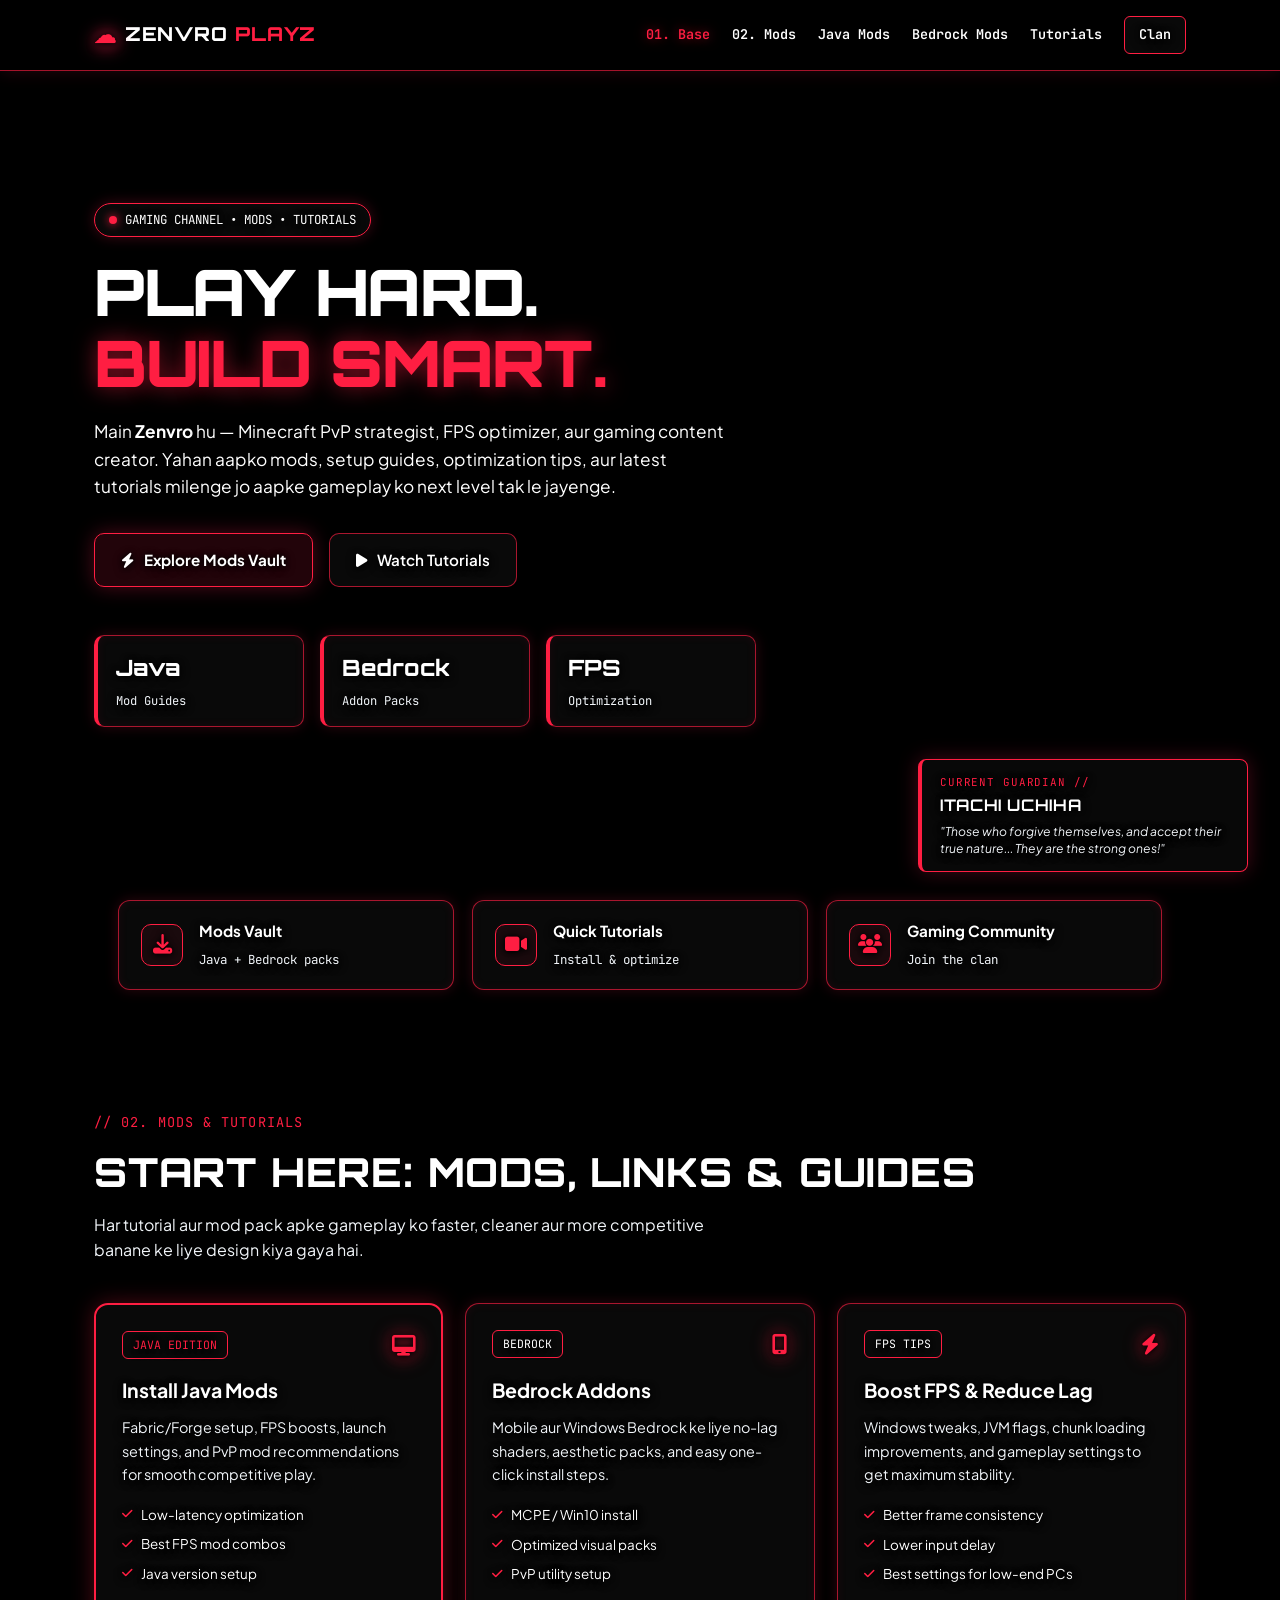
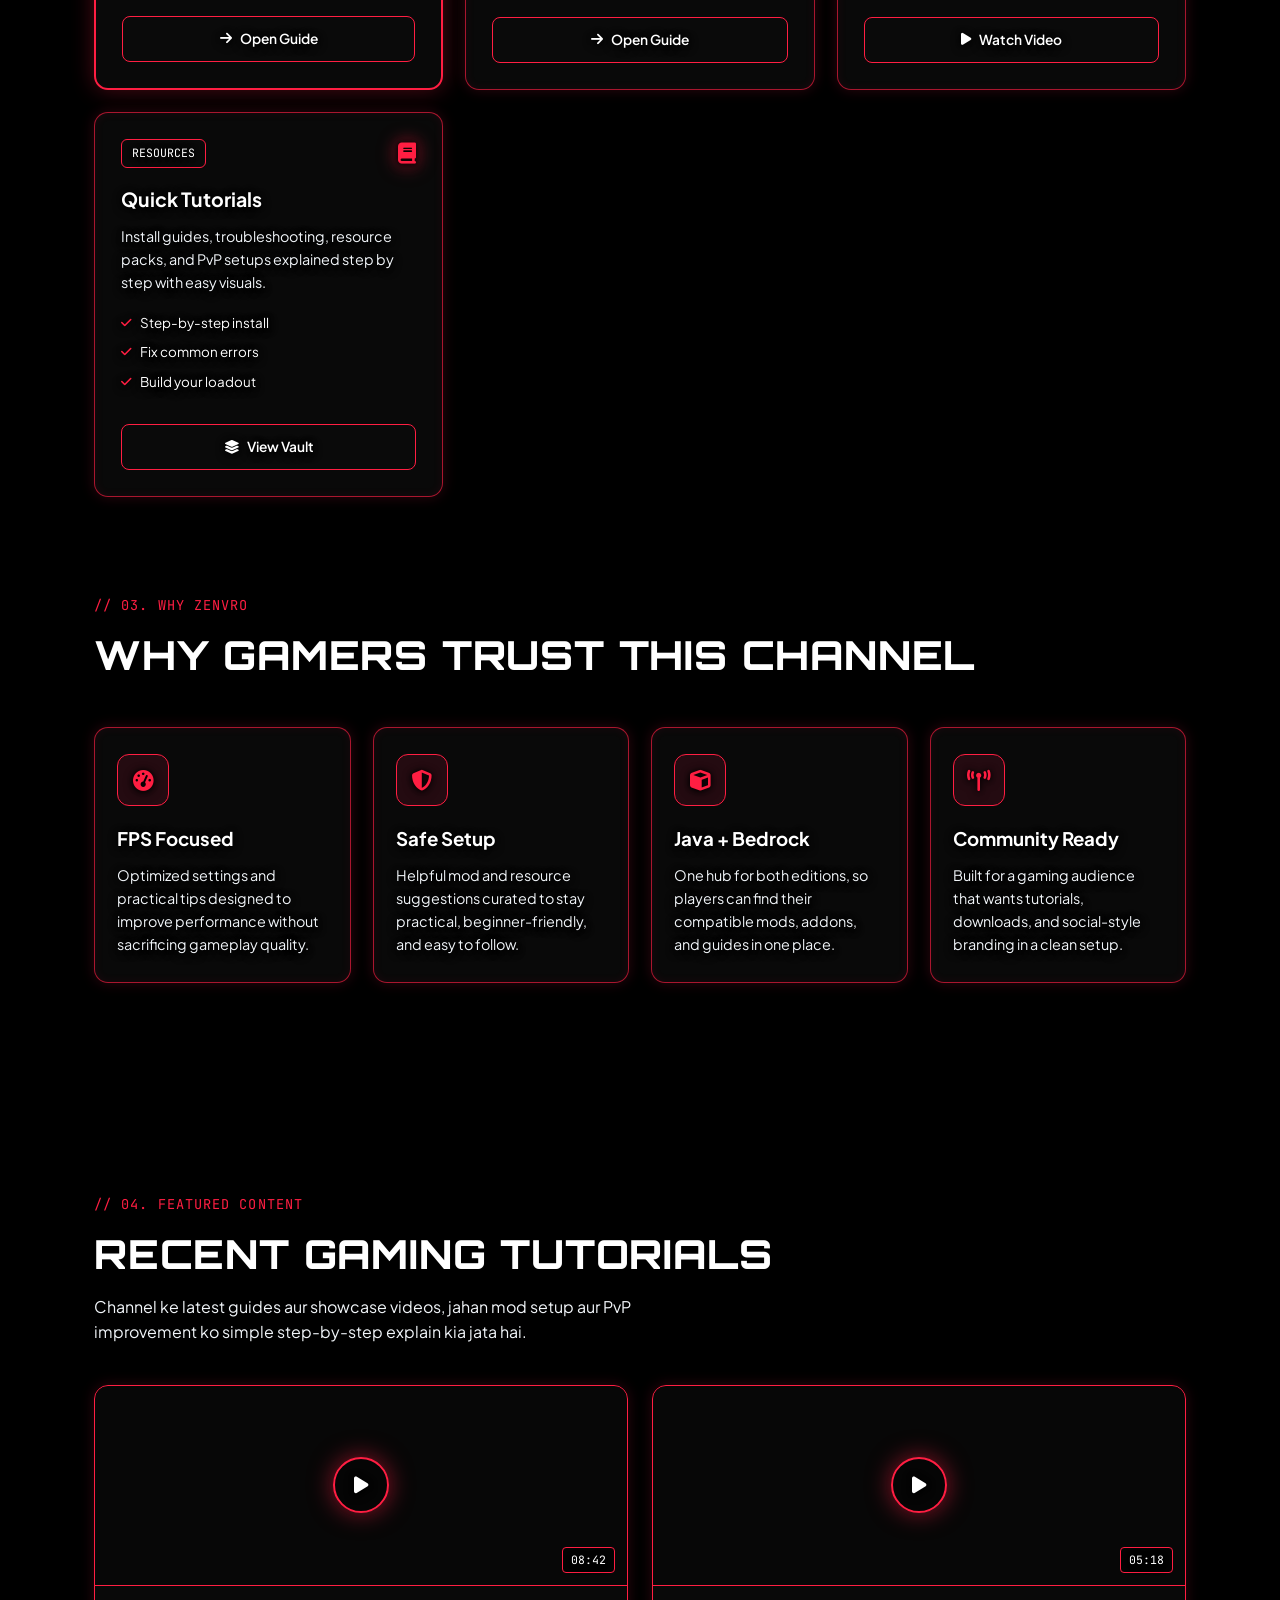
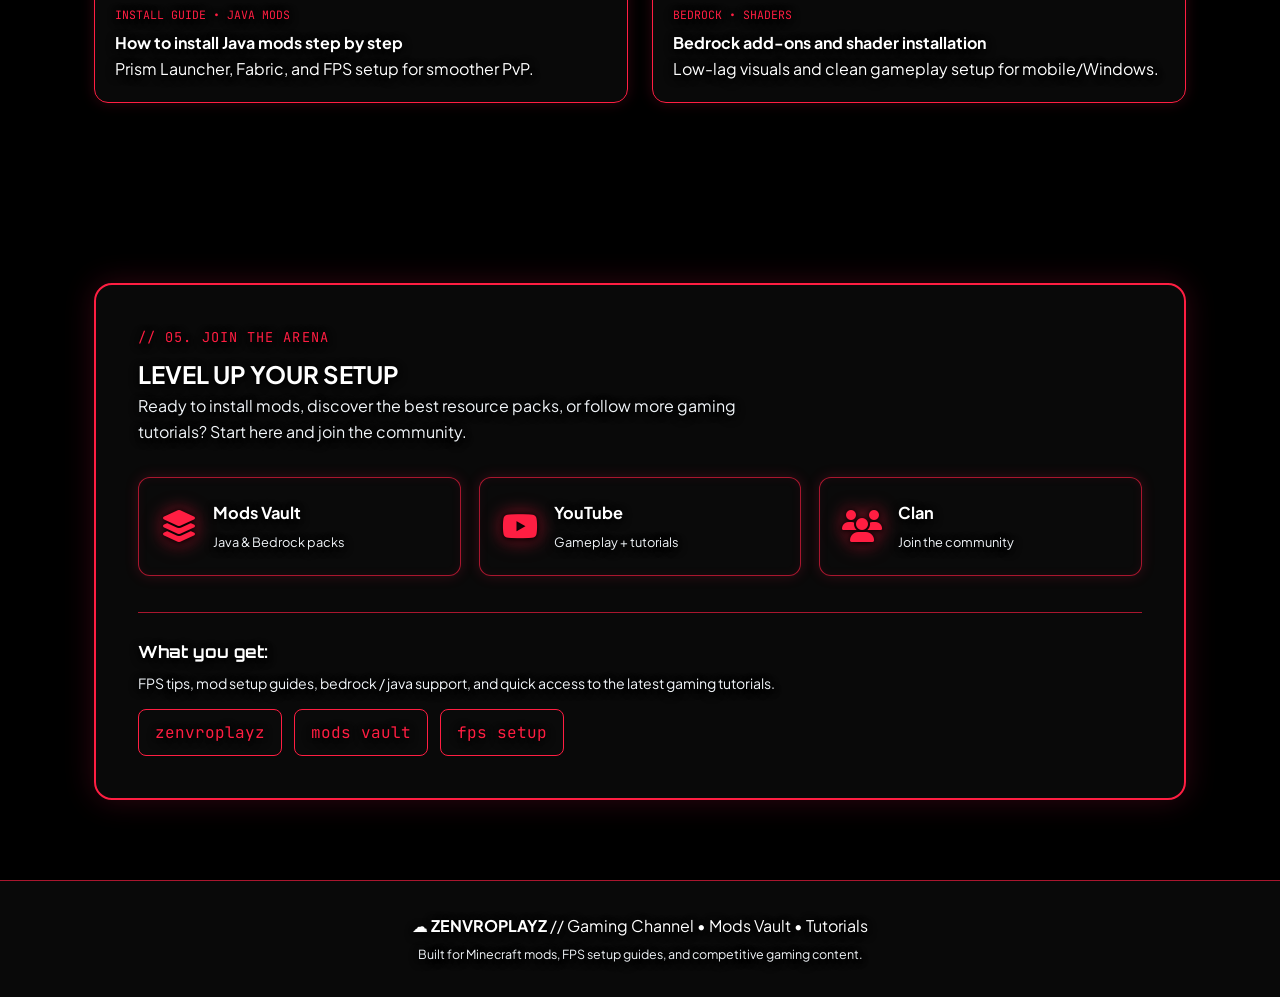
<file: index.html>
<!DOCTYPE html>
<html lang="en">
<head>
  <meta charset="UTF-8" />
  <meta name="viewport" content="width=device-width, initial-scale=1.0" />
  <title>ZENVRO // Akatsuki Gaming Hub — Home</title>
  <link rel="stylesheet" href="style.css">
  <link rel="stylesheet" href="https://cdnjs.cloudflare.com/ajax/libs/font-awesome/6.4.0/css/all.min.css">
</head>
<body>

  <div class="bg-stage" id="bgStage">
    <div class="bg-slide active" style="background-image: url('https://4kwallpapers.com/images/walls/thumbs_3t/25550.jpg');"></div>
    <div class="bg-slide" style="background-image: url('https://wallpaperaccess.com/full/1346803.jpg');"></div>
    <div class="bg-slide" style="background-image: url('https://wallpapers.com/images/hd/deidara-kcjc05mez0qhzzuy.webp');"></div>
    <div class="bg-slide" style="background-image: url('https://images.unsplash.com/photo-1550745165-9bc0b252726f?q=80&w=1200&auto=format&fit=crop');"></div>
    <div class="bg-overlay"></div>

    <div class="akatsuki-hud">
      <div class="member-indicator">
        <span class="hud-label">CURRENT GUARDIAN //</span>
        <h3 id="activeMemberName">ITACHI UCHIHA</h3>
        <p id="activeMemberQuote">"Those who forgive themselves, and accept their true nature... They are the strong ones!"</p>
      </div>
    </div>
  </div>

  <nav class="nav">
    <div class="nav-inner">
      <a href="index.html" class="nav-logo">
        <span class="cloud-icon">☁</span> ZENVRO<span>PLAYZ</span>
      </a>

      <div class="nav-links" id="navLinks">
        <a href="index.html" class="active">01. Base</a>
        <a href="mods.html">02. Mods</a>
        <a href="java-mods.html">Java Mods</a>
        <a href="bedrock-mods.html">Bedrock Mods</a>
        <a href="#tutorials">Tutorials</a>
        <a href="clan.html" class="cta-nav">Clan</a>
      </div>

      <button class="hamburger" id="mobileMenu" aria-label="Toggle Menu">
        <span></span>
        <span></span>
        <span></span>
      </button>
    </div>
  </nav>

  <main class="main-wrapper">

    <section id="home" class="scroll-section" data-index="0" data-name="ITACHI UCHIHA" data-quote="Those who forgive themselves, and accept their true nature... They are the strong ones!">
      <div class="hero-box">
        <div class="akatsuki-badge">
          <span class="pulse-dot"></span> GAMING CHANNEL • MODS • TUTORIALS
        </div>
        <h1 class="glitch-title">PLAY HARD.<br><span>BUILD SMART.</span></h1>
        <p class="hero-desc">
          Main <strong>Zenvro</strong> hu — Minecraft PvP strategist, FPS optimizer, aur gaming content creator. Yahan aapko mods, setup guides, optimization tips, aur latest tutorials milenge jo aapke gameplay ko next level tak le jayenge.
        </p>

        <div class="hero-actions">
          <a href="mods.html" class="btn-primary">
            <i class="fas fa-bolt"></i> Explore Mods Vault
          </a>
          <a href="https://www.youtube.com/@zenvroplayz" target="_blank" rel="noreferrer" class="btn-secondary">
            <i class="fas fa-play"></i> Watch Tutorials
          </a>
        </div>

        <div class="live-stats">
          <div class="stat-box">
            <span class="stat-num">Java</span>
            <span class="stat-label">Mod Guides</span>
          </div>
          <div class="stat-box">
            <span class="stat-num">Bedrock</span>
            <span class="stat-label">Addon Packs</span>
          </div>
          <div class="stat-box">
            <span class="stat-num">FPS</span>
            <span class="stat-label">Optimization</span>
          </div>
        </div>
      </div>
    </section>

    <section class="info-strip">
      <div class="info-item">
        <i class="fas fa-download"></i>
        <div>
          <strong>Mods Vault</strong>
          <span>Java + Bedrock packs</span>
        </div>
      </div>
      <div class="info-item">
        <i class="fas fa-video"></i>
        <div>
          <strong>Quick Tutorials</strong>
          <span>Install & optimize</span>
        </div>
      </div>
      <div class="info-item">
        <i class="fas fa-users"></i>
        <div>
          <strong>Gaming Community</strong>
          <span>Join the clan</span>
        </div>
      </div>
    </section>

    <section id="tutorials" class="scroll-section" data-index="1" data-name="OBITO UCHIHA" data-quote="In the gaming world, those who break the rules are scum... but those who abandon their squad are worse.">
      <div class="section-header">
        <span class="sec-code">// 02. MODS & TUTORIALS</span>
        <h2>START HERE: MODS, LINKS & GUIDES</h2>
        <p>Har tutorial aur mod pack apke gameplay ko faster, cleaner aur more competitive banane ke liye design kiya gaya hai.</p>
      </div>

      <div class="cards-grid">
        <div class="game-card featured-card">
          <div class="card-top">
            <span class="tag-pill crimson">JAVA EDITION</span>
            <i class="fas fa-desktop card-icon"></i>
          </div>
          <h3>Install Java Mods</h3>
          <p>Fabric/Forge setup, FPS boosts, launch settings, and PvP mod recommendations for smooth competitive play.</p>
          <ul class="spec-list">
            <li><i class="fas fa-check"></i> Low-latency optimization</li>
            <li><i class="fas fa-check"></i> Best FPS mod combos</li>
            <li><i class="fas fa-check"></i> Java version setup</li>
          </ul>
          <div class="card-footer">
            <a href="java-mods.html" class="btn-card"><i class="fas fa-arrow-right"></i> Open Guide</a>
          </div>
        </div>

        <div class="game-card">
          <div class="card-top">
            <span class="tag-pill">BEDROCK</span>
            <i class="fas fa-mobile-alt card-icon"></i>
          </div>
          <h3>Bedrock Addons</h3>
          <p>Mobile aur Windows Bedrock ke liye no-lag shaders, aesthetic packs, and easy one-click install steps.</p>
          <ul class="spec-list">
            <li><i class="fas fa-check"></i> MCPE / Win10 install</li>
            <li><i class="fas fa-check"></i> Optimized visual packs</li>
            <li><i class="fas fa-check"></i> PvP utility setup</li>
          </ul>
          <div class="card-footer">
            <a href="bedrock-mods.html" class="btn-card"><i class="fas fa-arrow-right"></i> Open Guide</a>
          </div>
        </div>

        <div class="game-card">
          <div class="card-top">
            <span class="tag-pill">FPS TIPS</span>
            <i class="fas fa-bolt card-icon"></i>
          </div>
          <h3>Boost FPS & Reduce Lag</h3>
          <p>Windows tweaks, JVM flags, chunk loading improvements, and gameplay settings to get maximum stability.</p>
          <ul class="spec-list">
            <li><i class="fas fa-check"></i> Better frame consistency</li>
            <li><i class="fas fa-check"></i> Lower input delay</li>
            <li><i class="fas fa-check"></i> Best settings for low-end PCs</li>
          </ul>
          <div class="card-footer">
            <a href="https://www.youtube.com/results?search_query=minecraft+fps+optimization+tutorial" target="_blank" rel="noreferrer" class="btn-card"><i class="fas fa-play"></i> Watch Video</a>
          </div>
        </div>

        <div class="game-card">
          <div class="card-top">
            <span class="tag-pill">RESOURCES</span>
            <i class="fas fa-book card-icon"></i>
          </div>
          <h3>Quick Tutorials</h3>
          <p>Install guides, troubleshooting, resource packs, and PvP setups explained step by step with easy visuals.</p>
          <ul class="spec-list">
            <li><i class="fas fa-check"></i> Step-by-step install</li>
            <li><i class="fas fa-check"></i> Fix common errors</li>
            <li><i class="fas fa-check"></i> Build your loadout</li>
          </ul>
          <div class="card-footer">
            <a href="mods.html" class="btn-card"><i class="fas fa-layer-group"></i> View Vault</a>
          </div>
        </div>
      </div>
    </section>

    <section class="premium-feature-wrap">
      <div class="section-header">
        <span class="sec-code">// 03. WHY ZENVRO</span>
        <h2>WHY GAMERS TRUST THIS CHANNEL</h2>
      </div>

      <div class="feature-grid">
        <div class="feature-card">
          <div class="feature-icon"><i class="fas fa-gauge-high"></i></div>
          <h3>FPS Focused</h3>
          <p>Optimized settings and practical tips designed to improve performance without sacrificing gameplay quality.</p>
        </div>

        <div class="feature-card">
          <div class="feature-icon"><i class="fas fa-shield-halved"></i></div>
          <h3>Safe Setup</h3>
          <p>Helpful mod and resource suggestions curated to stay practical, beginner-friendly, and easy to follow.</p>
        </div>

        <div class="feature-card">
          <div class="feature-icon"><i class="fas fa-cube"></i></div>
          <h3>Java + Bedrock</h3>
          <p>One hub for both editions, so players can find their compatible mods, addons, and guides in one place.</p>
        </div>

        <div class="feature-card">
          <div class="feature-icon"><i class="fas fa-broadcast-tower"></i></div>
          <h3>Community Ready</h3>
          <p>Built for a gaming audience that wants tutorials, downloads, and social-style branding in a clean setup.</p>
        </div>
      </div>
    </section>

    <section id="montages" class="scroll-section" data-index="2" data-name="DEIDARA" data-quote="True optimization is an explosion! Every single frame counts.">
      <div class="section-header">
        <span class="sec-code">// 04. FEATURED CONTENT</span>
        <h2>RECENT GAMING TUTORIALS</h2>
        <p>Channel ke latest guides aur showcase videos, jahan mod setup aur PvP improvement ko simple step-by-step explain kia jata hai.</p>
      </div>

      <div class="video-grid">
        <a href="https://www.youtube.com/@zenvroplayz" target="_blank" rel="noreferrer" class="video-card">
          <div class="video-thumb" style="background-image: url('https://images.unsplash.com/photo-1560253023-3ec5d502959f?q=80&w=800&auto=format&fit=crop');">
            <div class="play-btn"><i class="fas fa-play"></i></div>
            <span class="vid-duration">08:42</span>
          </div>
          <div class="video-info">
            <span class="vid-tag">INSTALL GUIDE • JAVA MODS</span>
            <h4>How to install Java mods step by step</h4>
            <p>Prism Launcher, Fabric, and FPS setup for smoother PvP.</p>
          </div>
        </a>

        <a href="https://www.youtube.com/@zenvroplayz" target="_blank" rel="noreferrer" class="video-card">
          <div class="video-thumb" style="background-image: url('https://images.unsplash.com/photo-1518709268805-4e9042af9f23?q=80&w=800&auto=format&fit=crop');">
            <div class="play-btn"><i class="fas fa-play"></i></div>
            <span class="vid-duration">05:18</span>
          </div>
          <div class="video-info">
            <span class="vid-tag">BEDROCK • SHADERS</span>
            <h4>Bedrock add-ons and shader installation</h4>
            <p>Low-lag visuals and clean gameplay setup for mobile/Windows.</p>
          </div>
        </a>
      </div>
    </section>

    <section class="scroll-section last-cta">
      <div class="connect-banner">
        <div class="connect-text">
          <span class="sec-code">// 05. JOIN THE ARENA</span>
          <h2>LEVEL UP YOUR SETUP</h2>
          <p>Ready to install mods, discover the best resource packs, or follow more gaming tutorials? Start here and join the community.</p>
        </div>

        <div class="social-cards">
          <a href="mods.html" class="soc-card">
            <i class="fas fa-layer-group"></i>
            <div>
              <strong>Mods Vault</strong>
              <span>Java & Bedrock packs</span>
            </div>
          </a>

          <a href="https://www.youtube.com/@zenvroplayz" target="_blank" rel="noreferrer" class="soc-card">
            <i class="fab fa-youtube"></i>
            <div>
              <strong>YouTube</strong>
              <span>Gameplay + tutorials</span>
            </div>
          </a>

          <a href="clan.html" class="soc-card">
            <i class="fas fa-users"></i>
            <div>
              <strong>Clan</strong>
              <span>Join the community</span>
            </div>
          </a>
        </div>

        <div class="clan-perks">
          <h3>What you get:</h3>
          <p>FPS tips, mod setup guides, bedrock / java support, and quick access to the latest gaming tutorials.</p>
          <div class="tag-copy-row">
            <code>zenvroplayz</code>
            <code>mods vault</code>
            <code>fps setup</code>
          </div>
        </div>
      </div>
    </section>

  </main>

  <footer class="footer">
    <div class="footer-inner">
      <p>☁ <strong>ZENVROPLAYZ</strong> // Gaming Channel • Mods Vault • Tutorials</p>
      <p class="footer-sub">Built for Minecraft mods, FPS setup guides, and competitive gaming content.</p>
    </div>
  </footer>

  <script src="script.js"></script>
</body>
</html>
</file>
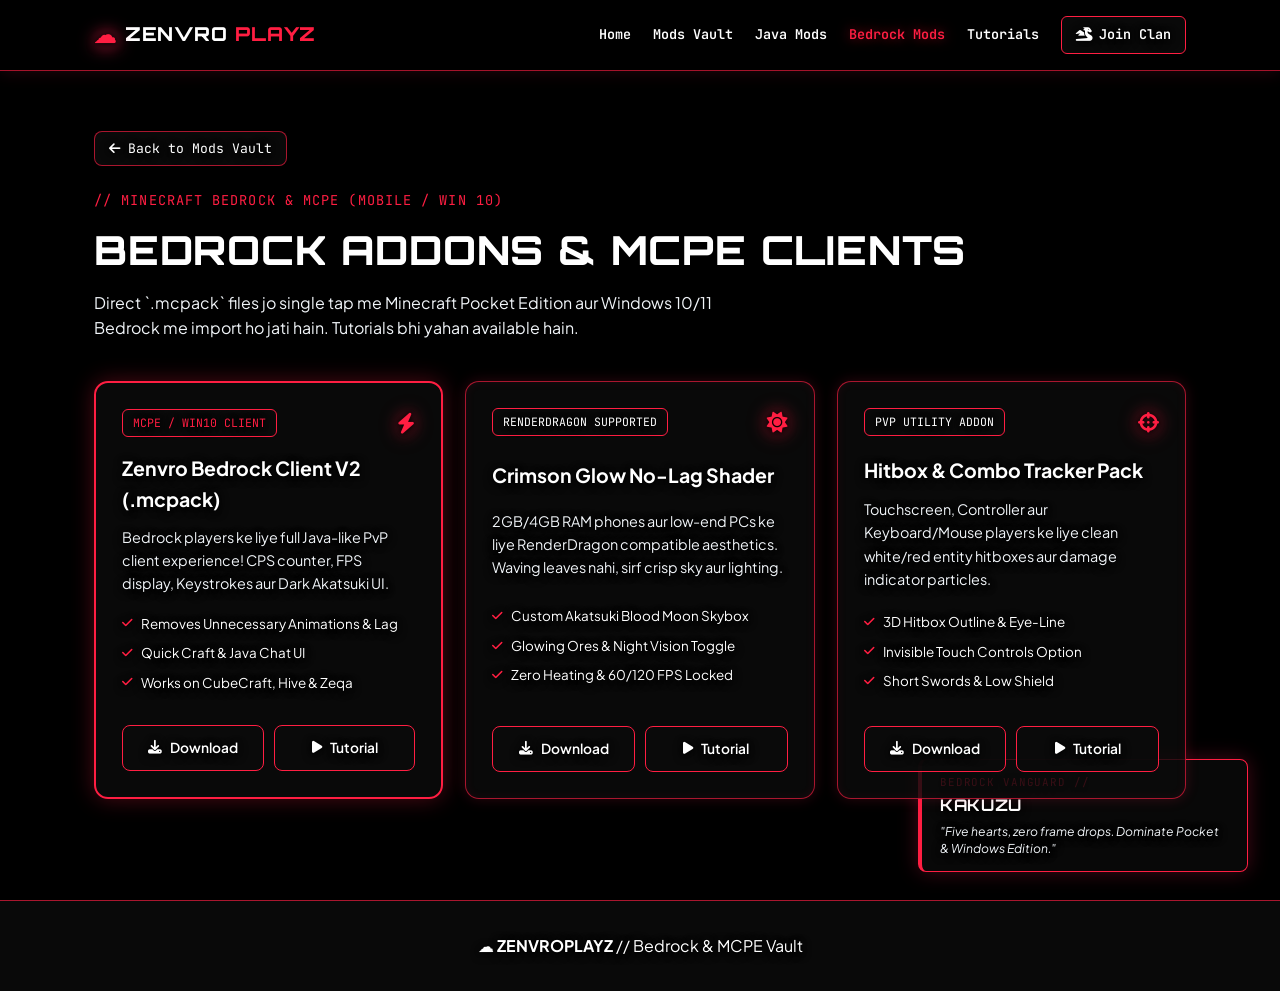
<file: bedrock-mods.html>
<!DOCTYPE html>
<html lang="en">
<head>
  <meta charset="UTF-8" />
  <meta name="viewport" content="width=device-width, initial-scale=1.0" />
  <title>BEDROCK EDITION MODS // ZenvroPlayz</title>
  <link rel="stylesheet" href="style.css">
  <link rel="stylesheet" href="https://cdnjs.cloudflare.com/ajax/libs/font-awesome/6.4.0/css/all.min.css">
</head>
<body>

  <div class="bg-stage" id="bgStage">
    <div class="bg-slide active" style="background-image: url('https://images.unsplash.com/photo-1511512578047-dfb367046420?q=80&w=1600&auto=format&fit=crop');"></div>
    <div class="bg-overlay"></div>

    <div class="akatsuki-hud">
      <div class="member-indicator">
        <span class="hud-label">BEDROCK VANGUARD //</span>
        <h3 id="activeMemberName">KAKUZU</h3>
        <p id="activeMemberQuote">"Five hearts, zero frame drops. Dominate Pocket & Windows Edition."</p>
      </div>
    </div>
  </div>

  <nav class="nav">
    <div class="nav-inner">
      <a href="index.html" class="nav-logo">
        <span class="cloud-icon">☁</span> ZENVRO<span>PLAYZ</span>
      </a>
      <div class="nav-links" id="navLinks">
        <a href="index.html">Home</a>
        <a href="mods.html">Mods Vault</a>
        <a href="java-mods.html">Java Mods</a>
        <a href="bedrock-mods.html" class="active">Bedrock Mods</a>
        <a href="index.html#tutorials">Tutorials</a>
        <a href="clan.html" class="cta-nav"><i class="fas fa-dragon"></i> Join Clan</a>
      </div>
      <button class="hamburger" id="mobileMenu" aria-label="Toggle Menu">
        <span></span><span></span><span></span>
      </button>
    </div>
  </nav>

  <main class="main-wrapper">
    <section class="scroll-section" data-index="0" data-name="KAKUZU" data-quote="Five hearts, zero frame drops. Dominate Pocket & Windows Edition.">

      <a href="mods.html" class="back-pill"><i class="fas fa-arrow-left"></i> Back to Mods Vault</a>

      <div class="section-header">
        <span class="sec-code">// MINECRAFT BEDROCK & MCPE (MOBILE / WIN 10)</span>
        <h2>BEDROCK ADDONS & MCPE CLIENTS</h2>
        <p>Direct `.mcpack` files jo single tap me Minecraft Pocket Edition aur Windows 10/11 Bedrock me import ho jati hain. Tutorials bhi yahan available hain.</p>
      </div>

      <div class="cards-grid">
        <div class="game-card featured-card">
          <div class="card-top">
            <span class="tag-pill crimson">MCPE / WIN10 CLIENT</span>
            <i class="fas fa-bolt card-icon"></i>
          </div>
          <h3>Zenvro Bedrock Client V2 (.mcpack)</h3>
          <p>Bedrock players ke liye full Java-like PvP client experience! CPS counter, FPS display, Keystrokes aur Dark Akatsuki UI.</p>
          <ul class="spec-list">
            <li><i class="fas fa-check"></i> Removes Unnecessary Animations & Lag</li>
            <li><i class="fas fa-check"></i> Quick Craft & Java Chat UI</li>
            <li><i class="fas fa-check"></i> Works on CubeCraft, Hive & Zeqa</li>
          </ul>
          <div class="card-footer" style="display:flex; gap:10px; flex-wrap:wrap;">
            <a href="https://www.youtube.com/results?search_query=minecraft+bedrock+client+download" target="_blank" rel="noreferrer" class="btn-card"><i class="fas fa-download"></i> Download</a>
            <a href="https://www.youtube.com/results?search_query=minecraft+bedrock+addon+install+tutorial" target="_blank" rel="noreferrer" class="btn-card"><i class="fas fa-play"></i> Tutorial</a>
          </div>
        </div>

        <div class="game-card">
          <div class="card-top">
            <span class="tag-pill">RENDERDRAGON SUPPORTED</span>
            <i class="fas fa-sun card-icon"></i>
          </div>
          <h3>Crimson Glow No-Lag Shader</h3>
          <p>2GB/4GB RAM phones aur low-end PCs ke liye RenderDragon compatible aesthetics. Waving leaves nahi, sirf crisp sky aur lighting.</p>
          <ul class="spec-list">
            <li><i class="fas fa-check"></i> Custom Akatsuki Blood Moon Skybox</li>
            <li><i class="fas fa-check"></i> Glowing Ores & Night Vision Toggle</li>
            <li><i class="fas fa-check"></i> Zero Heating & 60/120 FPS Locked</li>
          </ul>
          <div class="card-footer" style="display:flex; gap:10px; flex-wrap:wrap;">
            <a href="https://www.curseforge.com/minecraft/browse?search=shader" target="_blank" rel="noreferrer" class="btn-card"><i class="fas fa-download"></i> Download</a>
            <a href="https://www.youtube.com/results?search_query=bedrock+shader+install+tutorial" target="_blank" rel="noreferrer" class="btn-card"><i class="fas fa-play"></i> Tutorial</a>
          </div>
        </div>

        <div class="game-card">
          <div class="card-top">
            <span class="tag-pill">PVP UTILITY ADDON</span>
            <i class="fas fa-crosshairs card-icon"></i>
          </div>
          <h3>Hitbox & Combo Tracker Pack</h3>
          <p>Touchscreen, Controller aur Keyboard/Mouse players ke liye clean white/red entity hitboxes aur damage indicator particles.</p>
          <ul class="spec-list">
            <li><i class="fas fa-check"></i> 3D Hitbox Outline & Eye-Line</li>
            <li><i class="fas fa-check"></i> Invisible Touch Controls Option</li>
            <li><i class="fas fa-check"></i> Short Swords & Low Shield</li>
          </ul>
          <div class="card-footer" style="display:flex; gap:10px; flex-wrap:wrap;">
            <a href="https://www.youtube.com/results?search_query=minecraft+bedrock+pvp+pack+download" target="_blank" rel="noreferrer" class="btn-card"><i class="fas fa-download"></i> Download</a>
            <a href="https://www.youtube.com/results?search_query=minecraft+bedrock+pvp+tutorial" target="_blank" rel="noreferrer" class="btn-card"><i class="fas fa-play"></i> Tutorial</a>
          </div>
        </div>
      </div>

    </section>
  </main>

  <footer class="footer">
    <div class="footer-inner">
      <p>☁ <strong>ZENVROPLAYZ</strong> // Bedrock & MCPE Vault</p>
    </div>
  </footer>

  <script src="script.js"></script>
</body>
</html>
</file>
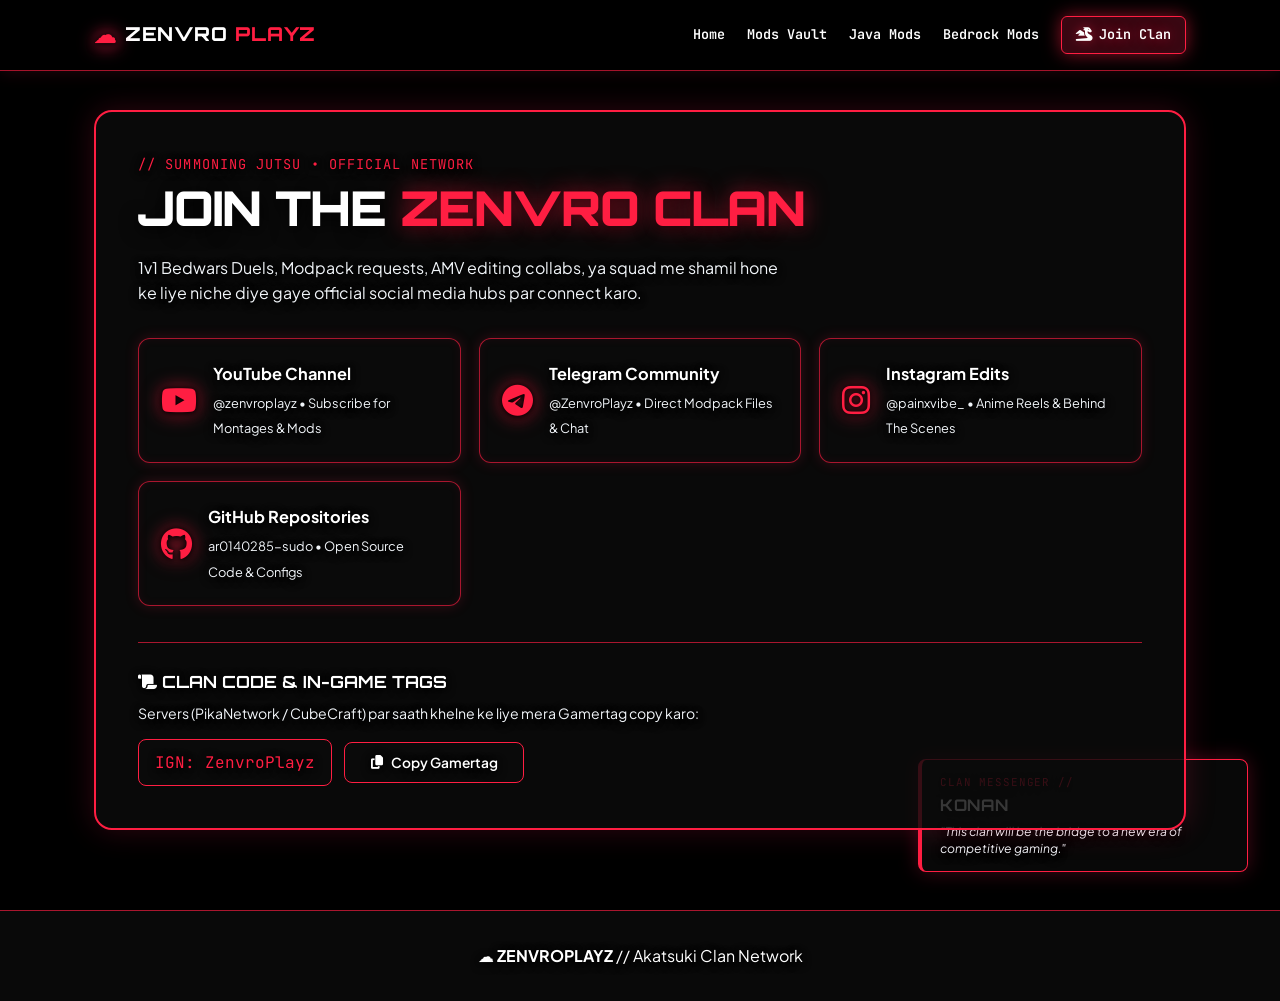
<file: clan.html>
<!DOCTYPE html>
<html lang="en">
<head>
  <meta charset="UTF-8" />
  <meta name="viewport" content="width=device-width, initial-scale=1.0" />
  <title>JOIN THE CLAN // Socials & Community — ZenvroPlayz</title>
  <link rel="stylesheet" href="style.css">
  <link rel="stylesheet" href="https://cdnjs.cloudflare.com/ajax/libs/font-awesome/6.4.0/css/all.min.css">
</head>
<body>

  <!-- Background Stage (Konan & Pain Clan Theme) -->
  <div class="bg-stage" id="bgStage">
    <div class="bg-slide active" style="background-image: url('https://images.unsplash.com/photo-1618005182384-a83a8bd57fbe?q=80&w=1920&auto=format&fit=crop');"></div>
    <div class="bg-overlay"></div>
    
    <div class="akatsuki-hud">
      <div class="member-indicator">
        <span class="hud-label">CLAN MESSENGER //</span>
        <h3 id="activeMemberName">KONAN</h3>
        <p id="activeMemberQuote">"This clan will be the bridge to a new era of competitive gaming."</p>
      </div>
    </div>
  </div>

  <!-- Navbar -->
  <nav class="nav">
    <div class="nav-inner">
      <a href="index.html" class="nav-logo">
        <span class="cloud-icon">☁</span> ZENVRO<span>PLAYZ</span>
      </a>
      <div class="nav-links" id="navLinks">
        <a href="index.html">Home</a>
        <a href="mods.html">Mods Vault</a>
        <a href="java-mods.html">Java Mods</a>
        <a href="bedrock-mods.html">Bedrock Mods</a>
        <a href="clan.html" class="cta-nav active"><i class="fas fa-dragon"></i> Join Clan</a>
      </div>
      <button class="hamburger" id="mobileMenu" aria-label="Toggle Menu">
        <span></span><span></span><span></span>
      </button>
    </div>
  </nav>

  <!-- Main Content: Social Links & Clan Rules -->
  <main class="main-wrapper">
    <section class="scroll-section" data-index="0" data-name="KONAN" data-quote="This clan will be the bridge to a new era of competitive gaming.">
      
      <div class="connect-banner">
        <div class="connect-text">
          <span class="sec-code">// SUMMONING JUTSU • OFFICIAL NETWORK</span>
          <h1 class="glitch-title" style="font-size: clamp(2rem, 4vw, 3rem);">JOIN THE <span>ZENVRO CLAN</span></h1>
          <p>1v1 Bedwars Duels, Modpack requests, AMV editing collabs, ya squad me shamil hone ke liye niche diye gaye official social media hubs par connect karo.</p>
        </div>

        <!-- Big Social Media Cards Grid -->
        <div class="social-cards">
          
          <!-- YouTube Channel -->
          <a href="https://www.youtube.com/@zenvroplayz" target="_blank" class="soc-card">
            <i class="fab fa-youtube"></i>
            <div>
              <strong>YouTube Channel</strong>
              <span>@zenvroplayz • Subscribe for Montages & Mods</span>
            </div>
          </a>

          <!-- Telegram Group/Channel -->
          <a href="https://t.me/ZenvroPlayz" target="_blank" class="soc-card">
            <i class="fab fa-telegram"></i>
            <div>
              <strong>Telegram Community</strong>
              <span>@ZenvroPlayz • Direct Modpack Files & Chat</span>
            </div>
          </a>

          <!-- Instagram Profile -->
          <a href="https://www.instagram.com/painxvibe_?utm_source=qr&stkn=MWhsMjBsdjE0dWszNQ==" target="_blank" class="soc-card">
            <i class="fab fa-instagram"></i>
            <div>
              <strong>Instagram Edits</strong>
              <span>@painxvibe_ • Anime Reels & Behind The Scenes</span>
            </div>
          </a>

          <!-- GitHub Profile -->
          <a href="https://github.com/ar0140285-sudo" target="_blank" class="soc-card">
            <i class="fab fa-github"></i>
            <div>
              <strong>GitHub Repositories</strong>
              <span>ar0140285-sudo • Open Source Code & Configs</span>
            </div>
          </a>

        </div>

        <!-- Copy GamerTag / Server IP Box -->
        <div class="clan-perks">
          <h3><i class="fas fa-scroll"></i> CLAN CODE & IN-GAME TAGS</h3>
          <p>Servers (PikaNetwork / CubeCraft) par saath khelne ke liye mera Gamertag copy karo:</p>
          <div class="tag-copy-row">
            <code>IGN: ZenvroPlayz</code>
            <button onclick="copyToClipboard('ZenvroPlayz')" class="btn-card" style="max-width: 180px;">
              <i class="fas fa-copy"></i> Copy Gamertag
            </button>
          </div>
        </div>

      </div>

    </section>
  </main>

  <footer class="footer">
    <div class="footer-inner">
      <p>☁ <strong>ZENVROPLAYZ</strong> // Akatsuki Clan Network</p>
    </div>
  </footer>

  <script src="script.js"></script>
</body>
</html>
</file>
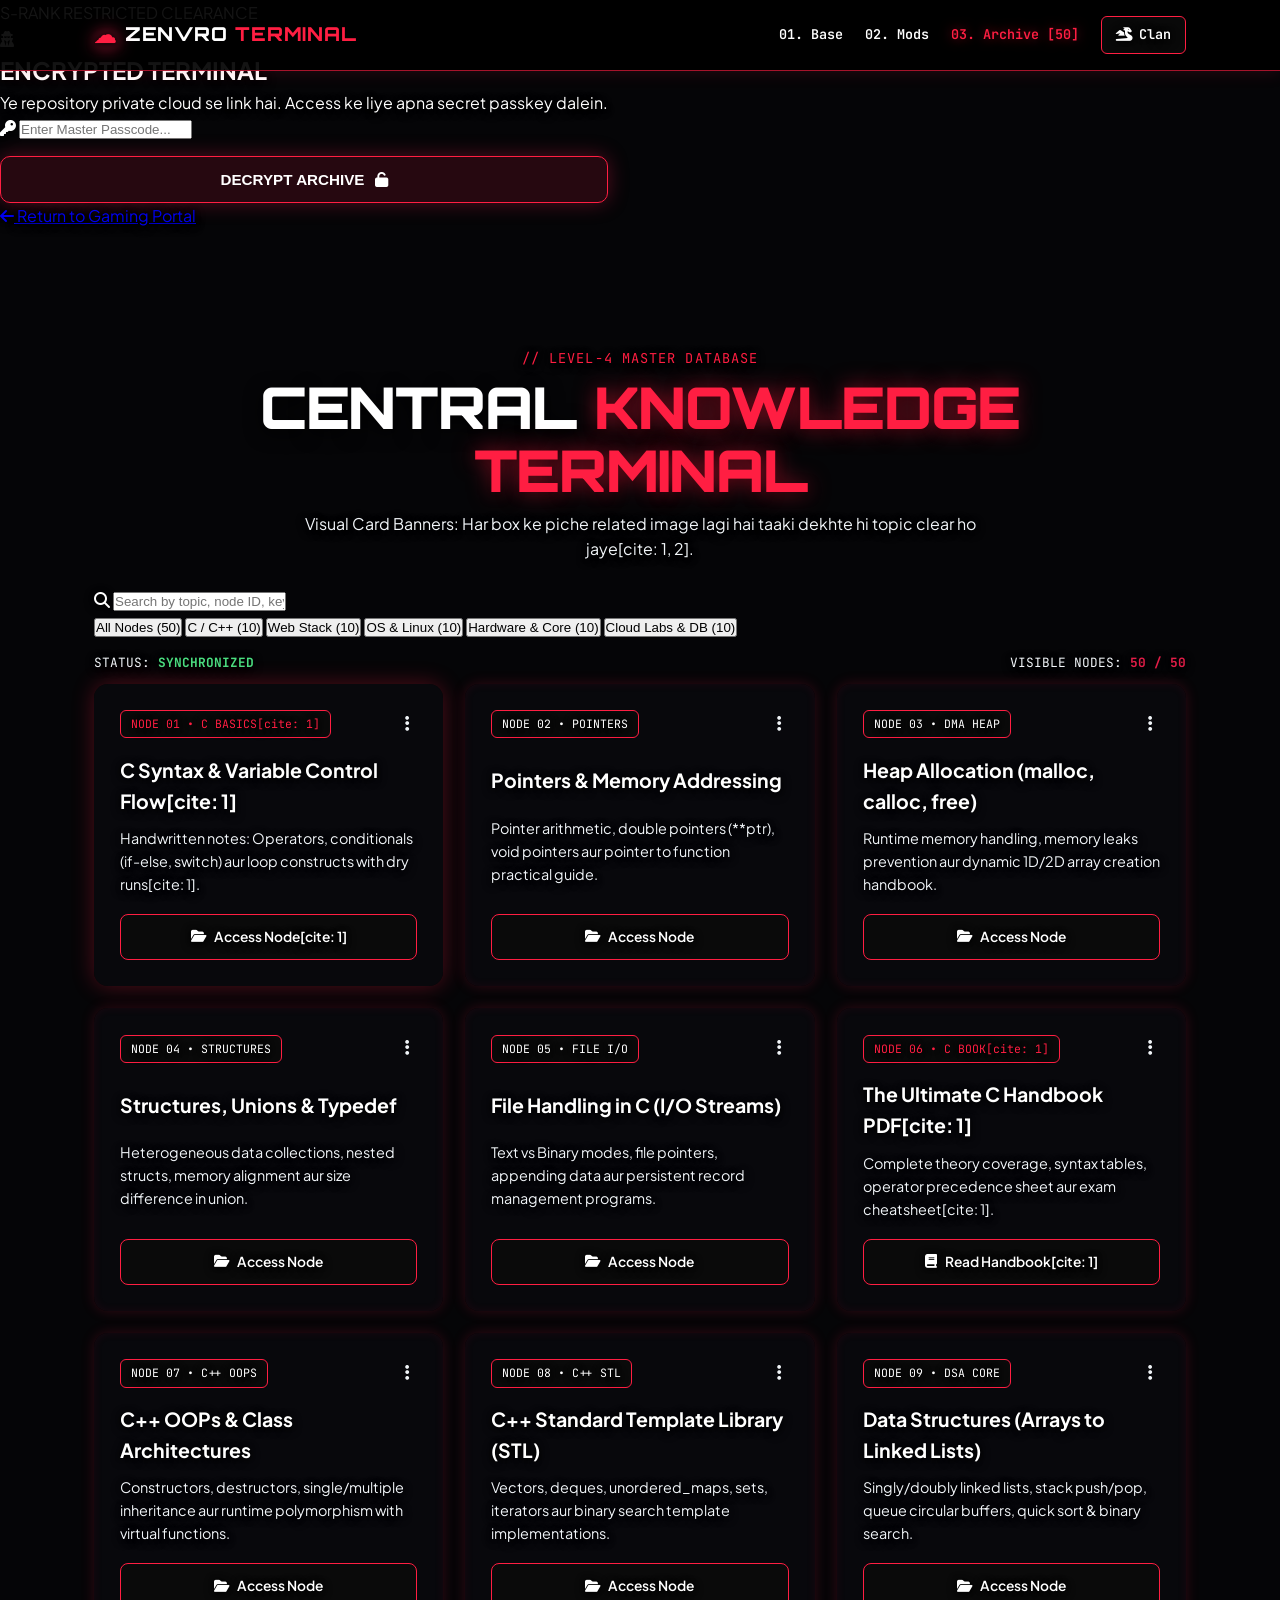
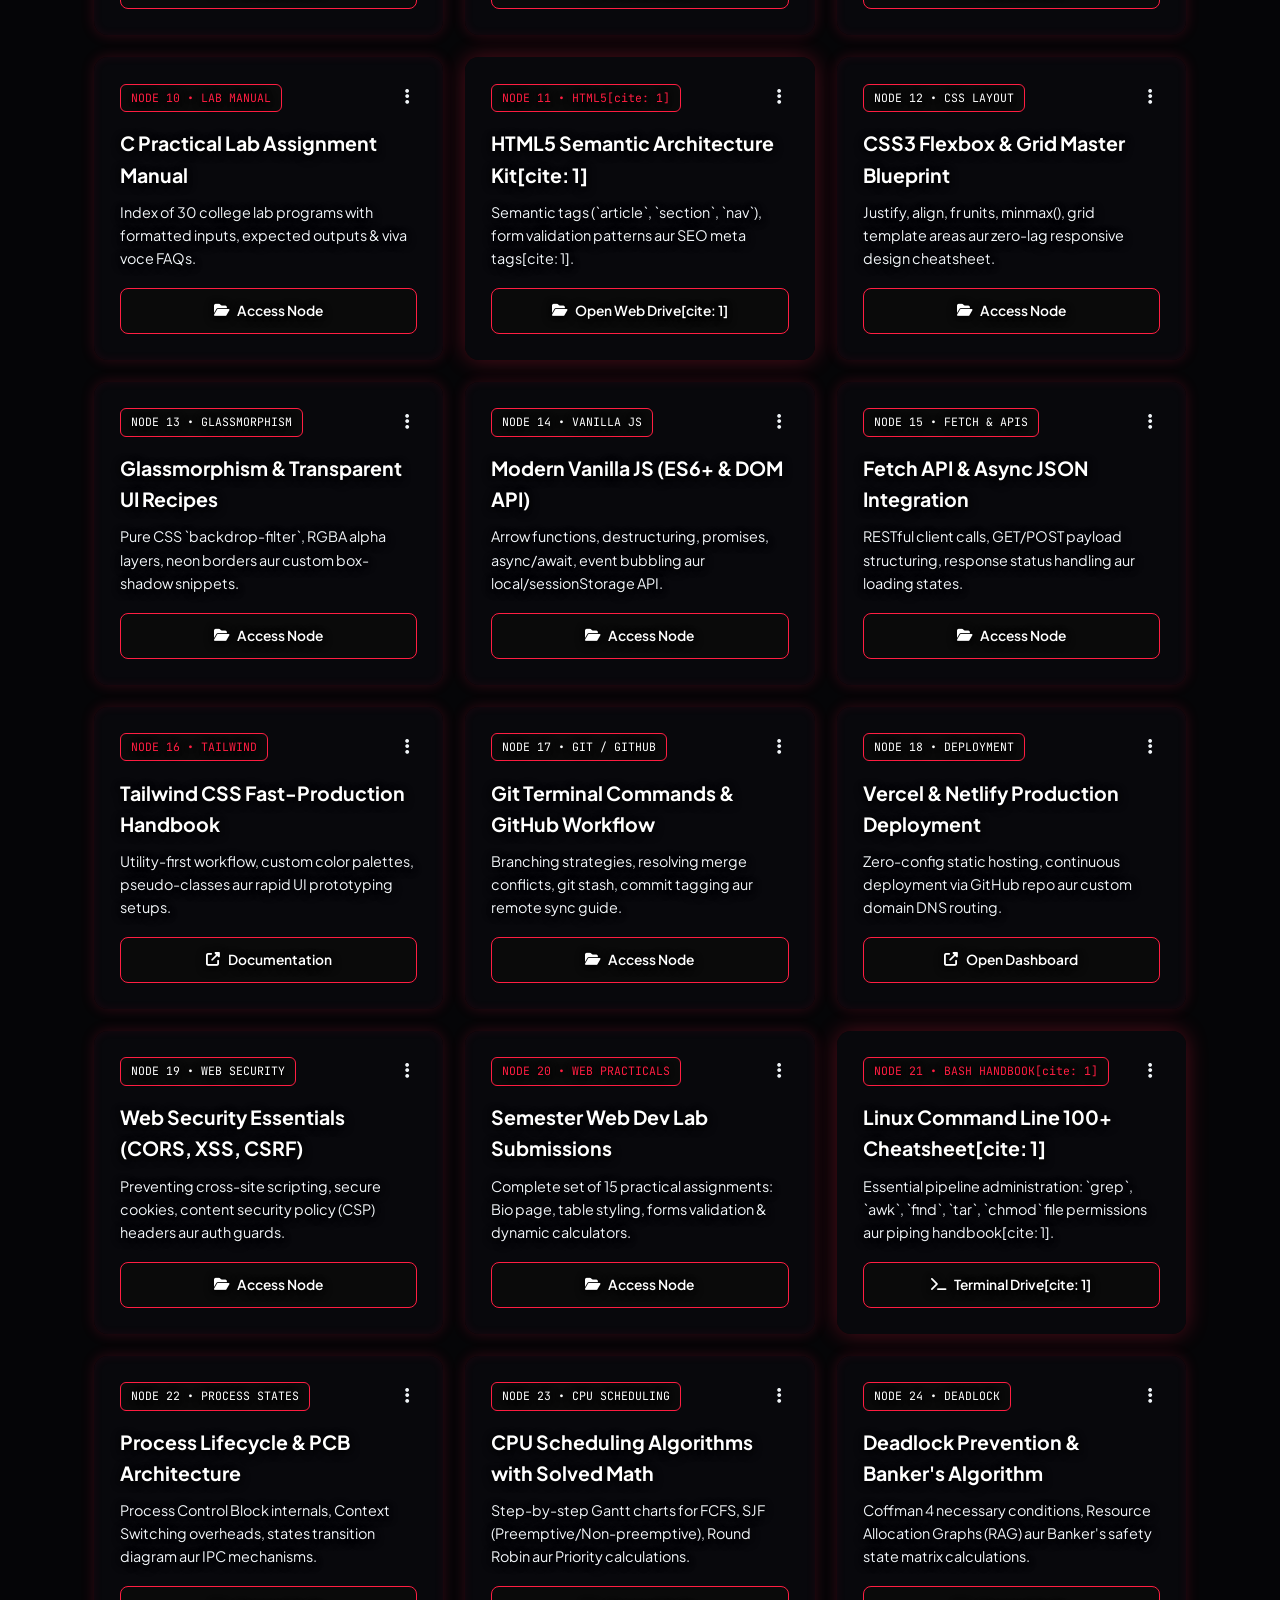
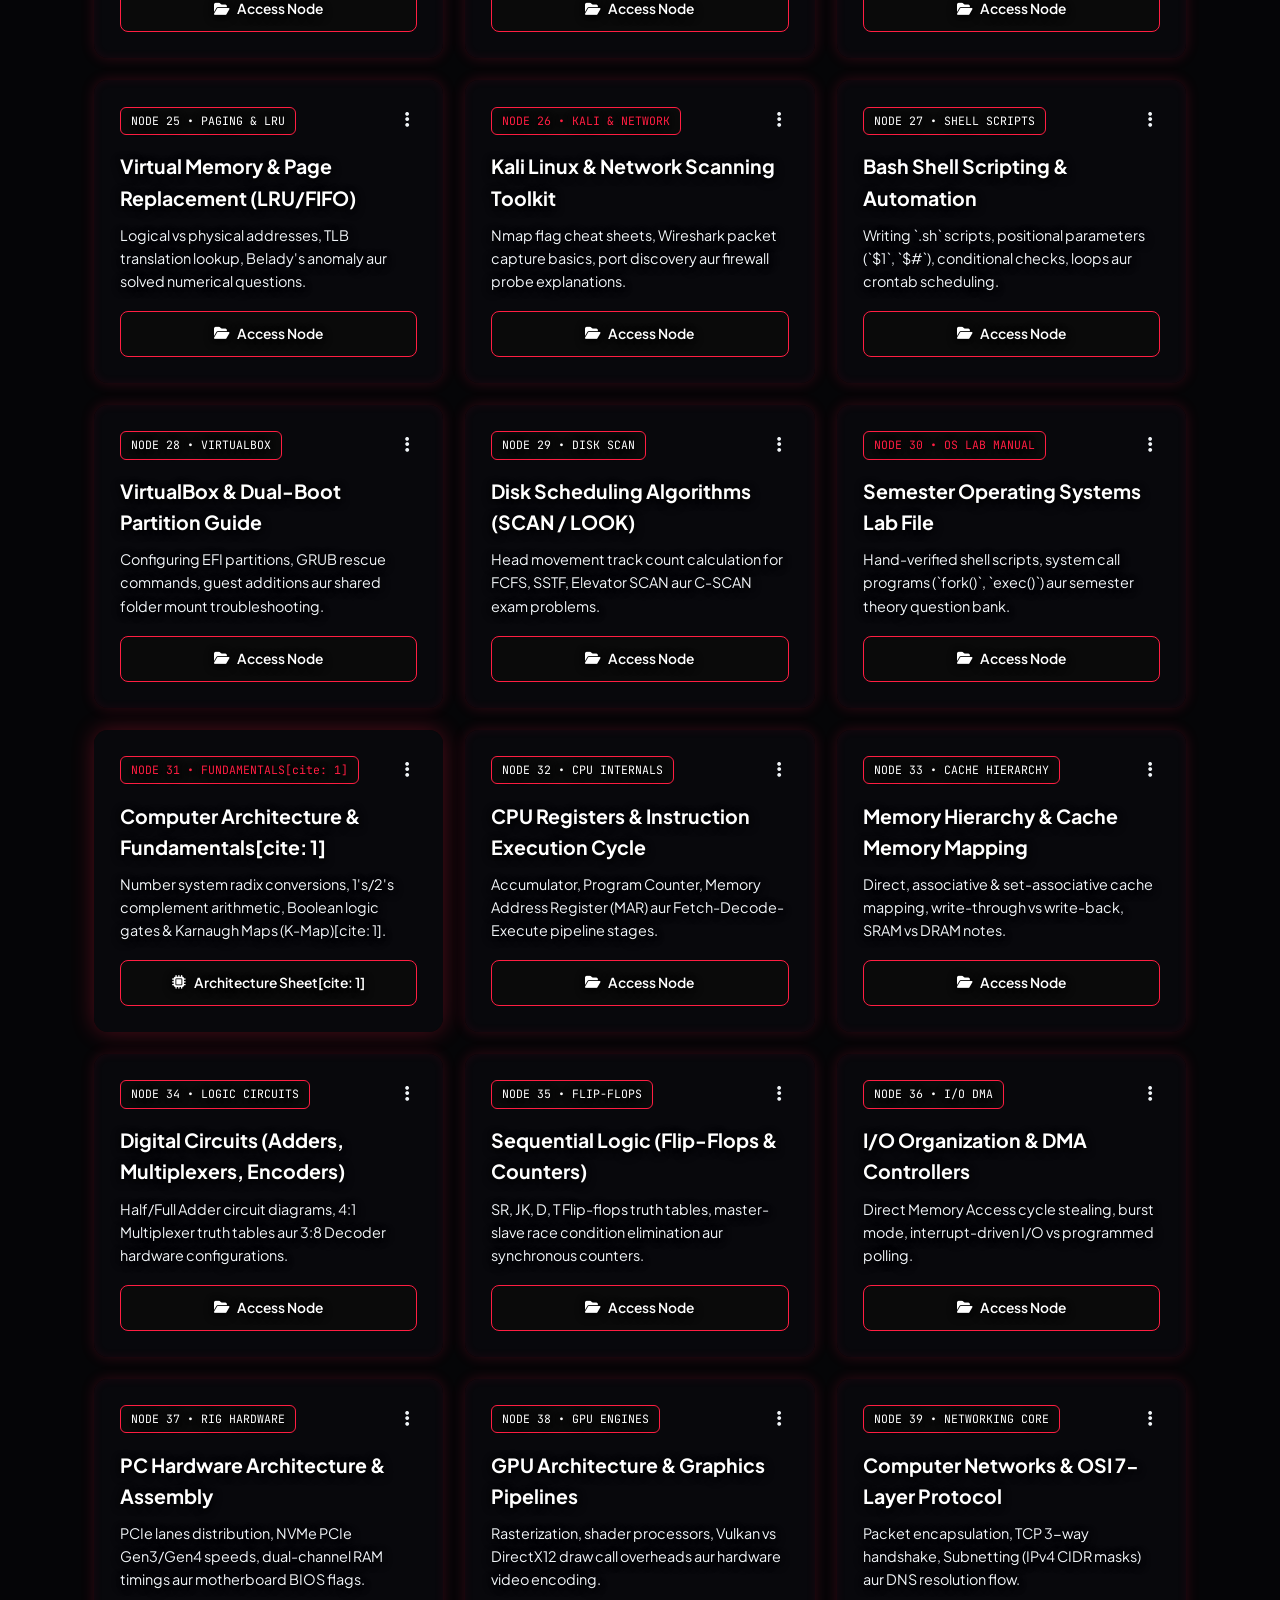
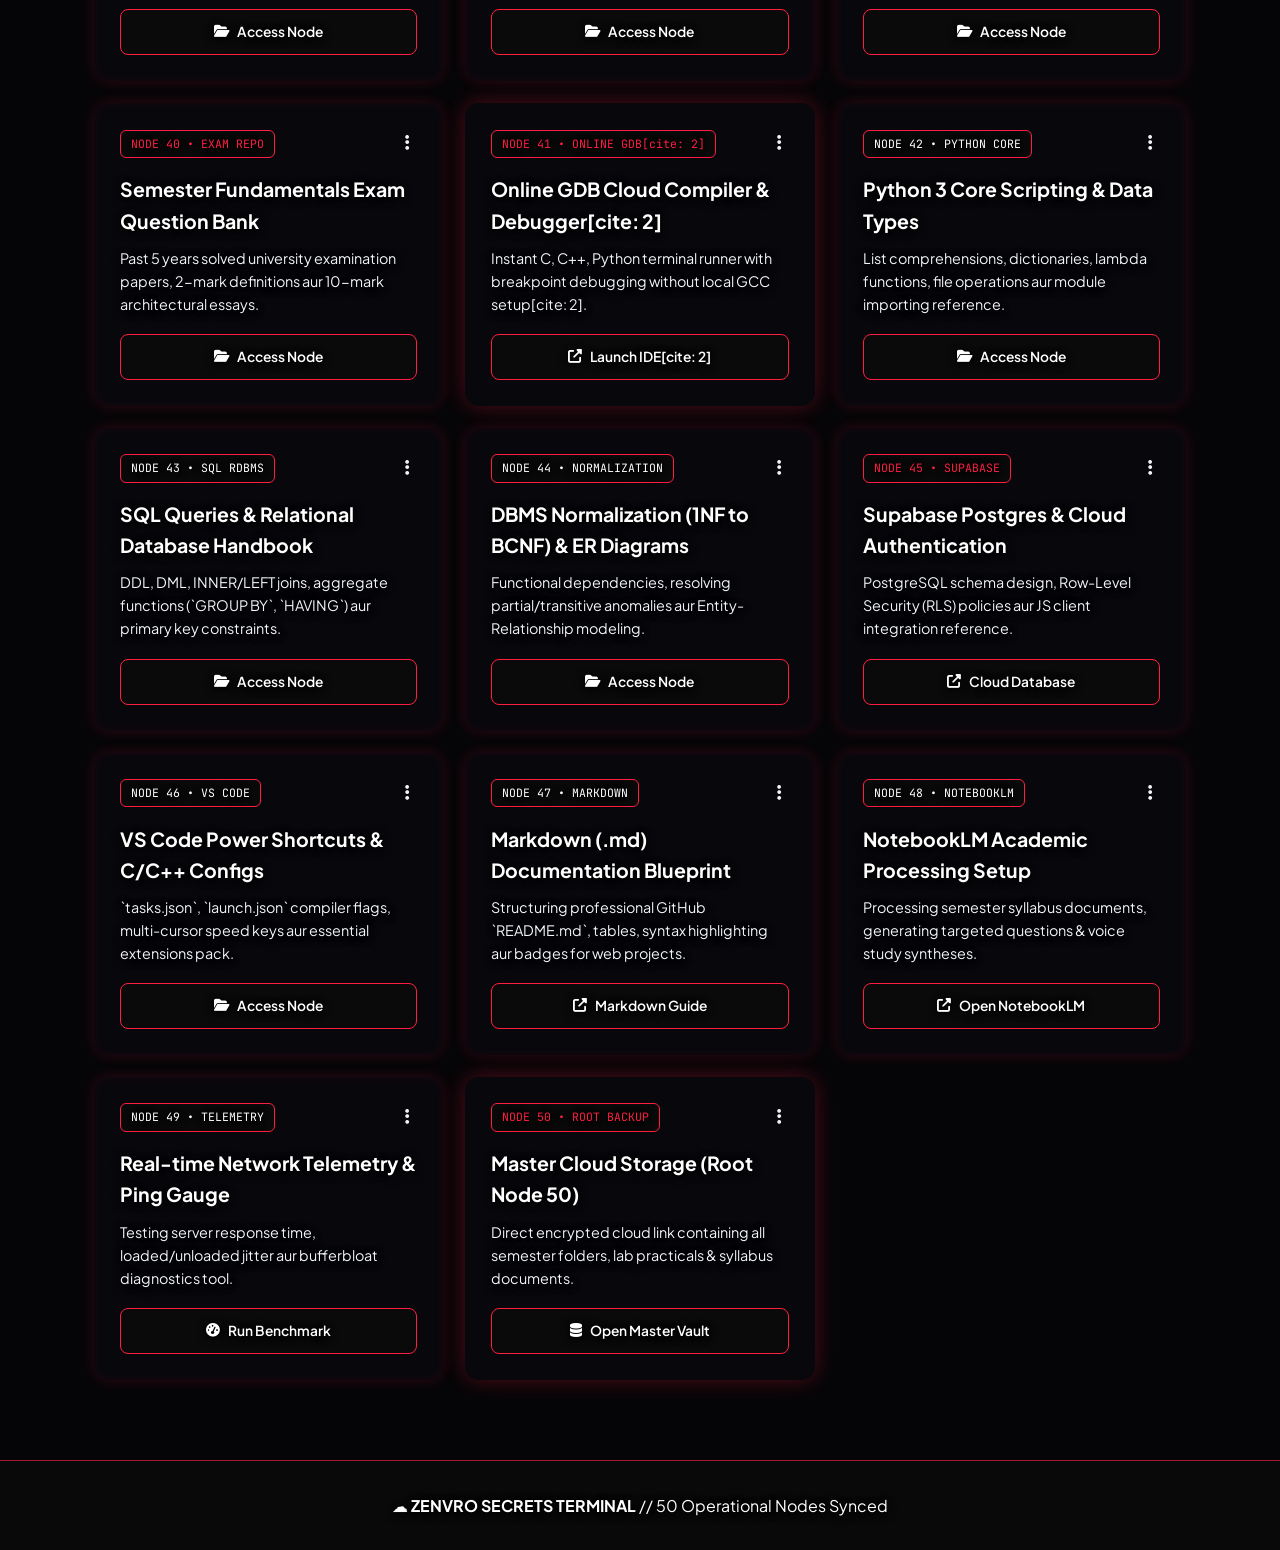
<file: hub.html>
<!DOCTYPE html>
<html lang="en">
<head>
  <meta charset="UTF-8" />
  <meta name="viewport" content="width=device-width, initial-scale=1.0" />
  <title>ZENVRO // Master Knowledge Terminal — Akash Rathod</title>
  
  <link rel="stylesheet" href="style.css">
  <link rel="stylesheet" href="https://cdnjs.cloudflare.com/ajax/libs/font-awesome/6.4.0/css/all.min.css">

  <style>
    /* Clean Solid Terminal Background - No Global Wallpafsfsdffper */
    body {
      background-color: #050507 !important;
      background-image: none !important;
    }
    .bg-stage {
      display: none !important;
    }

    /* Card Background Image Styling - Har card ke piche visual photo */
    .game-card {
      position: relative;
      overflow: hidden;
      background: rgba(10, 10, 14, 0.75) !important;
      border: 1.5px solid var(--border-racing);
      z-index: 1;
    }

    .card-bg-banner {
      position: absolute;
      inset: 0;
      background-size: cover;
      background-position: center;
      opacity: 0.18; /* Halka rakha hai taaki text bilkul saaf padhne me aaye */
      transition: transform 0.4s ease, opacity 0.4s ease;
      z-index: -1;
    }

    .game-card:hover .card-bg-banner {
      transform: scale(1.08);
      opacity: 0.32; /* Hover par photo aur clear chamkegi */
    }

    /* 3-Dots Menu Styling */
    .menu-dropdown {
      position: relative;
      display: inline-block;
    }

    .dots-btn {
      background: transparent;
      border: none;
      color: var(--muted);
      font-size: 1.1rem;
      padding: 4px 8px;
      cursor: pointer;
      transition: color 0.2s;
    }

    .dots-btn:hover {
      color: var(--crimson);
    }

    .dots-menu {
      position: absolute;
      right: 0;
      top: 100%;
      background: rgba(10, 10, 14, 0.95);
      border: 1px solid var(--border-racing);
      min-width: 140px;
      box-shadow: 0 8px 24px rgba(0, 0, 0, 0.8);
      border-radius: 4px;
      display: none;
      flex-direction: column;
      z-index: 50;
      overflow: hidden;
    }

    .dots-menu.show {
      display: flex;
    }

    .dots-menu a,
    .dots-menu button {
      background: transparent;
      border: none;
      color: #fff;
      font-family: var(--font-mono);
      font-size: 0.78rem;
      padding: 10px 14px;
      text-align: left;
      text-decoration: none;
      cursor: pointer;
      display: flex;
      align-items: center;
      gap: 8px;
      transition: background 0.2s;
    }

    .dots-menu a:hover,
    .dots-menu button:hover {
      background: rgba(255, 0, 60, 0.25);
      color: var(--crimson);
    }
  </style>
</head>
<body>

  <!-- =========================================================
       SECRET PASSCODE GATE (Restricted Access)
       ========================================================= -->
  <div id="securityGateModal" class="gate-overlay">
    <div class="gate-box">
      <div class="gate-badge">
        <span class="pulse-dot"></span> S-RANK RESTRICTED CLEARANCE
      </div>
      <i class="fas fa-user-secret gate-icon"></i>
      <h2>ENCRYPTED TERMINAL</h2>
      <p>Ye repository private cloud se link hai. Access ke liye apna secret passkey dalein.</p>

      <form id="gateForm" onsubmit="unlockTerminal(event)">
        <div class="passcode-input-wrap">
          <i class="fas fa-key key-icon"></i>
          <input 
            type="password" 
            id="secretPassInput" 
            placeholder="Enter Master Passcode..." 
            autocomplete="off" 
            required 
          />
        </div>
        <button type="submit" class="btn-primary" style="width: 100%; justify-content: center; margin-top: 15px;">
          DECRYPT ARCHIVE <i class="fas fa-unlock"></i>
        </button>
      </form>

      <div id="gateErrorMsg" class="gate-error" style="display: none;">
        <i class="fas fa-exclamation-triangle"></i> ACCESS DENIED: Invalid Security Key!
      </div>
      
      <a href="index.html" class="return-home-link">
        <i class="fas fa-arrow-left"></i> Return to Gaming Portal
      </a>
    </div>
  </div>

  <!-- =========================================================
       NAVIGATION BAR
       ========================================================= -->
  <nav class="nav">
    <div class="nav-inner">
      <a href="index.html" class="nav-logo">
        <span class="cloud-icon">☁</span> ZENVRO<span>TERMINAL</span>
      </a>

      <div class="nav-links" id="navLinks">
        <a href="index.html">01. Base</a>
        <a href="mods.html">02. Mods</a>
        <a href="hub.html" class="active">03. Archive [50]</a>
        <a href="clan.html" class="cta-nav"><i class="fas fa-dragon"></i> Clan</a>
      </div>

      <button class="hamburger" id="mobileMenu" aria-label="Toggle Menu">
        <span></span><span></span><span></span>
      </button>
    </div>
  </nav>

  <!-- =========================================================
       MAIN CONTENT: LIVE SEARCH & 50 IMAGE-BACKED NODES
       ========================================================= -->
  <main class="main-wrapper">
    <section class="scroll-section" style="padding-top: 120px; justify-content: flex-start;">
      
      <div class="section-header" style="text-align: center; margin-bottom: 25px;">
        <span class="sec-code">// LEVEL-4 MASTER DATABASE</span>
        <h1 class="glitch-title" style="font-size: clamp(2.2rem, 5vw, 3.6rem); margin-bottom: 8px;">
          CENTRAL <span>KNOWLEDGE TERMINAL</span>
        </h1>
        <p style="margin: 0 auto; max-width: 680px;">
          Visual Card Banners: Har box ke piche related image lagi hai taaki dekhte hi topic clear ho jaye[cite: 1, 2].
        </p>
      </div>

      <!-- Real-time Search & Filter Chips -->
      <div class="hub-search-wrapper">
        <div class="search-box-bar">
          <i class="fas fa-search search-icon"></i>
          <input 
            type="text" 
            id="hubSearchInput" 
            placeholder="Search by topic, node ID, keyword (pointers, bash, flexbox, sql)..." 
            autocomplete="off"
            onkeyup="filterHubResources()"
          />
          <button class="clear-search-btn" id="clearBtn" onclick="clearSearch()" style="display: none;">
            <i class="fas fa-times"></i>
          </button>
        </div>

        <div class="filter-chips">
          <button class="chip active" onclick="setCategoryFilter('all', this)">All Nodes (50)</button>
          <button class="chip" onclick="setCategoryFilter('c-lang', this)">C / C++ (10)</button>
          <button class="chip" onclick="setCategoryFilter('web-dev', this)">Web Stack (10)</button>
          <button class="chip" onclick="setCategoryFilter('os-linux', this)">OS & Linux (10)</button>
          <button class="chip" onclick="setCategoryFilter('hardware', this)">Hardware & Core (10)</button>
          <button class="chip" onclick="setCategoryFilter('tools', this)">Cloud Labs & DB (10)</button>
        </div>
      </div>

      <!-- Live Counter -->
      <div style="font-family: var(--font-mono); font-size: 0.8rem; color: var(--muted); margin: 15px 0 10px; display: flex; justify-content: space-between;">
        <span>STATUS: <strong style="color: #4ade80;">SYNCHRONIZED</strong></span>
        <span>VISIBLE NODES: <strong id="nodesCount" style="color: var(--crimson);">50 / 50</strong></span>
      </div>

      <!-- GRID OF 50 CARDS WITH IMAGE BACKDROPS -->
      <div class="cards-grid" id="hubCardsGrid">

        <!-- ================= SECTION 1: C & C++ (NODES 01 to 10) ================= -->
        
        <!-- Node 01 -->
        <div class="game-card featured-card" data-category="c-lang" data-keywords="c basics variables syntax control flow sem 1 handwritten notes" data-url="https://drive.google.com/file/d/1BH3SI3Xab1vJuqnS-xyVXEanTaHx4DF2/view?usp=drivesdk">
          <div class="card-bg-banner" style="background-image: url('https://images.unsplash.com/photo-1555066931-4365d14bab8c?q=80&w=800&auto=format&fit=crop');"></div>
          <div class="card-top">
            <span class="tag-pill crimson">NODE 01 • C BASICS[cite: 1]</span>
            <div class="menu-dropdown">
              <button class="dots-btn" onclick="toggleCardMenu(this)"><i class="fas fa-ellipsis-v"></i></button>
              <div class="dots-menu">
                <a href="https://drive.google.com/file/d/1BH3SI3Xab1vJuqnS-xyVXEanTaHx4DF2/view?usp=drivesdk" target="_blank"><i class="fas fa-external-link-alt"></i> Open Link[cite: 1]</a>
                <button onclick="copyCardUrl('https://drive.google.com/file/d/1BH3SI3Xab1vJuqnS-xyVXEanTaHx4DF2/view?usp=drivesdk')"><i class="fas fa-copy"></i> Copy Link[cite: 1]</button>
              </div>
            </div>
          </div>
          <h3>C Syntax & Variable Control Flow[cite: 1]</h3>
          <p>Handwritten notes: Operators, conditionals (if-else, switch) aur loop constructs with dry runs[cite: 1].</p>
          <div class="card-footer">
            <a href="https://drive.google.com/file/d/1BH3SI3Xab1vJuqnS-xyVXEanTaHx4DF2/view?usp=drivesdk" target="_blank" class="btn-card"><i class="fas fa-folder-open"></i> Access Node[cite: 1]</a>
          </div>
        </div>

        <!-- Node 02 -->
        <div class="game-card" data-category="c-lang" data-keywords="pointers memory addresses pointer arithmetic double pointer dereference" data-url="https://drive.google.com">
          <div class="card-bg-banner" style="background-image: url('https://images.unsplash.com/photo-1526374965328-7f61d4dc18c5?q=80&w=800&auto=format&fit=crop');"></div>
          <div class="card-top">
            <span class="tag-pill">NODE 02 • POINTERS</span>
            <div class="menu-dropdown">
              <button class="dots-btn" onclick="toggleCardMenu(this)"><i class="fas fa-ellipsis-v"></i></button>
              <div class="dots-menu">
                <a href="https://drive.google.com" target="_blank"><i class="fas fa-external-link-alt"></i> Open Link</a>
                <button onclick="copyCardUrl('https://drive.google.com')"><i class="fas fa-copy"></i> Copy Link</button>
              </div>
            </div>
          </div>
          <h3>Pointers & Memory Addressing</h3>
          <p>Pointer arithmetic, double pointers (**ptr), void pointers aur pointer to function practical guide.</p>
          <div class="card-footer">
            <a href="https://drive.google.com" target="_blank" class="btn-card"><i class="fas fa-folder-open"></i> Access Node</a>
          </div>
        </div>

        <!-- Node 03 -->
        <div class="game-card" data-category="c-lang" data-keywords="dynamic memory allocation malloc calloc realloc free heap" data-url="https://drive.google.com">
          <div class="card-bg-banner" style="background-image: url('https://images.unsplash.com/photo-1518770660439-4636190af475?q=80&w=800&auto=format&fit=crop');"></div>
          <div class="card-top">
            <span class="tag-pill">NODE 03 • DMA HEAP</span>
            <div class="menu-dropdown">
              <button class="dots-btn" onclick="toggleCardMenu(this)"><i class="fas fa-ellipsis-v"></i></button>
              <div class="dots-menu">
                <a href="https://drive.google.com" target="_blank"><i class="fas fa-external-link-alt"></i> Open Link</a>
                <button onclick="copyCardUrl('https://drive.google.com')"><i class="fas fa-copy"></i> Copy Link</button>
              </div>
            </div>
          </div>
          <h3>Heap Allocation (malloc, calloc, free)</h3>
          <p>Runtime memory handling, memory leaks prevention aur dynamic 1D/2D array creation handbook.</p>
          <div class="card-footer">
            <a href="https://drive.google.com" target="_blank" class="btn-card"><i class="fas fa-folder-open"></i> Access Node</a>
          </div>
        </div>

        <!-- Node 04 -->
        <div class="game-card" data-category="c-lang" data-keywords="c structures union typedef struct memory padding alignment" data-url="https://drive.google.com">
          <div class="card-bg-banner" style="background-image: url('https://images.unsplash.com/photo-1542831371-29b0f74f9713?q=80&w=800&auto=format&fit=crop');"></div>
          <div class="card-top">
            <span class="tag-pill">NODE 04 • STRUCTURES</span>
            <div class="menu-dropdown">
              <button class="dots-btn" onclick="toggleCardMenu(this)"><i class="fas fa-ellipsis-v"></i></button>
              <div class="dots-menu">
                <a href="https://drive.google.com" target="_blank"><i class="fas fa-external-link-alt"></i> Open Link</a>
                <button onclick="copyCardUrl('https://drive.google.com')"><i class="fas fa-copy"></i> Copy Link</button>
              </div>
            </div>
          </div>
          <h3>Structures, Unions & Typedef</h3>
          <p>Heterogeneous data collections, nested structs, memory alignment aur size difference in union.</p>
          <div class="card-footer">
            <a href="https://drive.google.com" target="_blank" class="btn-card"><i class="fas fa-folder-open"></i> Access Node</a>
          </div>
        </div>

        <!-- Node 05 -->
        <div class="game-card" data-category="c-lang" data-keywords="file handling fopen fclose fread fwrite fseek binary files" data-url="https://drive.google.com">
          <div class="card-bg-banner" style="background-image: url('https://images.unsplash.com/photo-1562813733-b31f71025d54?q=80&w=800&auto=format&fit=crop');"></div>
          <div class="card-top">
            <span class="tag-pill">NODE 05 • FILE I/O</span>
            <div class="menu-dropdown">
              <button class="dots-btn" onclick="toggleCardMenu(this)"><i class="fas fa-ellipsis-v"></i></button>
              <div class="dots-menu">
                <a href="https://drive.google.com" target="_blank"><i class="fas fa-external-link-alt"></i> Open Link</a>
                <button onclick="copyCardUrl('https://drive.google.com')"><i class="fas fa-copy"></i> Copy Link</button>
              </div>
            </div>
          </div>
          <h3>File Handling in C (I/O Streams)</h3>
          <p>Text vs Binary modes, file pointers, appending data aur persistent record management programs.</p>
          <div class="card-footer">
            <a href="https://drive.google.com" target="_blank" class="btn-card"><i class="fas fa-folder-open"></i> Access Node</a>
          </div>
        </div>

        <!-- Node 06 -->
        <div class="game-card" data-category="c-lang" data-keywords="c handbook textbook theory complete pdf book" data-url="https://cwh-full-next-space.fra1.cdn.digitaloceanspaces.com/YouTube/The%20Ultimate%20C%20Handbook.pdf">
          <div class="card-bg-banner" style="background-image: url('https://images.unsplash.com/photo-1497633762265-9d179a990aa6?q=80&w=800&auto=format&fit=crop');"></div>
          <div class="card-top">
            <span class="tag-pill crimson">NODE 06 • C BOOK[cite: 1]</span>
            <div class="menu-dropdown">
              <button class="dots-btn" onclick="toggleCardMenu(this)"><i class="fas fa-ellipsis-v"></i></button>
              <div class="dots-menu">
                <a href="https://cwh-full-next-space.fra1.cdn.digitaloceanspaces.com/YouTube/The%20Ultimate%20C%20Handbook.pdf" target="_blank"><i class="fas fa-external-link-alt"></i> Open Link[cite: 1]</a>
                <button onclick="copyCardUrl('https://cwh-full-next-space.fra1.cdn.digitaloceanspaces.com/YouTube/The%20Ultimate%20C%20Handbook.pdf')"><i class="fas fa-copy"></i> Copy Link[cite: 1]</button>
              </div>
            </div>
          </div>
          <h3>The Ultimate C Handbook PDF[cite: 1]</h3>
          <p>Complete theory coverage, syntax tables, operator precedence sheet aur exam cheatsheet[cite: 1].</p>
          <div class="card-footer">
            <a href="https://cwh-full-next-space.fra1.cdn.digitaloceanspaces.com/YouTube/The%20Ultimate%20C%20Handbook.pdf" target="_blank" class="btn-card"><i class="fas fa-book"></i> Read Handbook[cite: 1]</a>
          </div>
        </div>

        <!-- Node 07 -->
        <div class="game-card" data-category="c-lang" data-keywords="cpp oops classes objects inheritance polymorphism encapsulation" data-url="https://drive.google.com">
          <div class="card-bg-banner" style="background-image: url('https://images.unsplash.com/photo-1515879218367-8466d910aaa4?q=80&w=800&auto=format&fit=crop');"></div>
          <div class="card-top">
            <span class="tag-pill">NODE 07 • C++ OOPS</span>
            <div class="menu-dropdown">
              <button class="dots-btn" onclick="toggleCardMenu(this)"><i class="fas fa-ellipsis-v"></i></button>
              <div class="dots-menu">
                <a href="https://drive.google.com" target="_blank"><i class="fas fa-external-link-alt"></i> Open Link</a>
                <button onclick="copyCardUrl('https://drive.google.com')"><i class="fas fa-copy"></i> Copy Link</button>
              </div>
            </div>
          </div>
          <h3>C++ OOPs & Class Architectures</h3>
          <p>Constructors, destructors, single/multiple inheritance aur runtime polymorphism with virtual functions.</p>
          <div class="card-footer">
            <a href="https://drive.google.com" target="_blank" class="btn-card"><i class="fas fa-folder-open"></i> Access Node</a>
          </div>
        </div>

        <!-- Node 08 -->
        <div class="game-card" data-category="c-lang" data-keywords="cpp stl standard template library vectors maps sets algorithms" data-url="https://drive.google.com">
          <div class="card-bg-banner" style="background-image: url('https://images.unsplash.com/photo-1517694712202-14dd9538aa97?q=80&w=800&auto=format&fit=crop');"></div>
          <div class="card-top">
            <span class="tag-pill">NODE 08 • C++ STL</span>
            <div class="menu-dropdown">
              <button class="dots-btn" onclick="toggleCardMenu(this)"><i class="fas fa-ellipsis-v"></i></button>
              <div class="dots-menu">
                <a href="https://drive.google.com" target="_blank"><i class="fas fa-external-link-alt"></i> Open Link</a>
                <button onclick="copyCardUrl('https://drive.google.com')"><i class="fas fa-copy"></i> Copy Link</button>
              </div>
            </div>
          </div>
          <h3>C++ Standard Template Library (STL)</h3>
          <p>Vectors, deques, unordered_maps, sets, iterators aur binary search template implementations.</p>
          <div class="card-footer">
            <a href="https://drive.google.com" target="_blank" class="btn-card"><i class="fas fa-folder-open"></i> Access Node</a>
          </div>
        </div>

        <!-- Node 09 -->
        <div class="game-card" data-category="c-lang" data-keywords="dsa arrays linked list stack queue sorting searching algorithms" data-url="https://drive.google.com">
          <div class="card-bg-banner" style="background-image: url('https://images.unsplash.com/photo-1504639725590-34d0984388bd?q=80&w=800&auto=format&fit=crop');"></div>
          <div class="card-top">
            <span class="tag-pill">NODE 09 • DSA CORE</span>
            <div class="menu-dropdown">
              <button class="dots-btn" onclick="toggleCardMenu(this)"><i class="fas fa-ellipsis-v"></i></button>
              <div class="dots-menu">
                <a href="https://drive.google.com" target="_blank"><i class="fas fa-external-link-alt"></i> Open Link</a>
                <button onclick="copyCardUrl('https://drive.google.com')"><i class="fas fa-copy"></i> Copy Link</button>
              </div>
            </div>
          </div>
          <h3>Data Structures (Arrays to Linked Lists)</h3>
          <p>Singly/doubly linked lists, stack push/pop, queue circular buffers, quick sort & binary search.</p>
          <div class="card-footer">
            <a href="https://drive.google.com" target="_blank" class="btn-card"><i class="fas fa-folder-open"></i> Access Node</a>
          </div>
        </div>

        <!-- Node 10 -->
        <div class="game-card" data-category="c-lang" data-keywords="college c lab practical manual assignment solutions viva questions" data-url="https://drive.google.com">
          <div class="card-bg-banner" style="background-image: url('https://images.unsplash.com/photo-1531403009284-440f080d1e12?q=80&w=800&auto=format&fit=crop');"></div>
          <div class="card-top">
            <span class="tag-pill crimson">NODE 10 • LAB MANUAL</span>
            <div class="menu-dropdown">
              <button class="dots-btn" onclick="toggleCardMenu(this)"><i class="fas fa-ellipsis-v"></i></button>
              <div class="dots-menu">
                <a href="https://drive.google.com" target="_blank"><i class="fas fa-external-link-alt"></i> Open Link</a>
                <button onclick="copyCardUrl('https://drive.google.com')"><i class="fas fa-copy"></i> Copy Link</button>
              </div>
            </div>
          </div>
          <h3>C Practical Lab Assignment Manual</h3>
          <p>Index of 30 college lab programs with formatted inputs, expected outputs & viva voce FAQs.</p>
          <div class="card-footer">
            <a href="https://drive.google.com" target="_blank" class="btn-card"><i class="fas fa-folder-open"></i> Access Node</a>
          </div>
        </div>

        <!-- ================= SECTION 2: WEB DEVELOPMENT (NODES 11 to 20) ================= -->

        <!-- Node 11 -->
        <div class="game-card featured-card" data-category="web-dev" data-keywords="html5 semantic tags seo web structure forms tables accessibility" data-url="https://drive.google.com/drive/u/0/folders/1obUVSQAlbbP6VGYbO2UWqlUghPO55a8I">
          <div class="card-bg-banner" style="background-image: url('https://images.unsplash.com/photo-1621839673705-6617adf9e890?q=80&w=800&auto=format&fit=crop');"></div>
          <div class="card-top">
            <span class="tag-pill crimson">NODE 11 • HTML5[cite: 1]</span>
            <div class="menu-dropdown">
              <button class="dots-btn" onclick="toggleCardMenu(this)"><i class="fas fa-ellipsis-v"></i></button>
              <div class="dots-menu">
                <a href="https://drive.google.com/drive/u/0/folders/1obUVSQAlbbP6VGYbO2UWqlUghPO55a8I" target="_blank"><i class="fas fa-external-link-alt"></i> Open Link[cite: 1]</a>
                <button onclick="copyCardUrl('https://drive.google.com/drive/u/0/folders/1obUVSQAlbbP6VGYbO2UWqlUghPO55a8I')"><i class="fas fa-copy"></i> Copy Link[cite: 1]</button>
              </div>
            </div>
          </div>
          <h3>HTML5 Semantic Architecture Kit[cite: 1]</h3>
          <p>Semantic tags (`article`, `section`, `nav`), form validation patterns aur SEO meta tags[cite: 1].</p>
          <div class="card-footer">
            <a href="https://drive.google.com/drive/u/0/folders/1obUVSQAlbbP6VGYbO2UWqlUghPO55a8I" target="_blank" class="btn-card"><i class="fas fa-folder-open"></i> Open Web Drive[cite: 1]</a>
          </div>
        </div>

        <!-- Node 12 -->
        <div class="game-card" data-category="web-dev" data-keywords="css flexbox grid layout responsive design media queries alignment" data-url="https://drive.google.com">
          <div class="card-bg-banner" style="background-image: url('https://images.unsplash.com/photo-1507238691740-187a5b1d37b8?q=80&w=800&auto=format&fit=crop');"></div>
          <div class="card-top">
            <span class="tag-pill">NODE 12 • CSS LAYOUT</span>
            <div class="menu-dropdown">
              <button class="dots-btn" onclick="toggleCardMenu(this)"><i class="fas fa-ellipsis-v"></i></button>
              <div class="dots-menu">
                <a href="https://drive.google.com" target="_blank"><i class="fas fa-external-link-alt"></i> Open Link</a>
                <button onclick="copyCardUrl('https://drive.google.com')"><i class="fas fa-copy"></i> Copy Link</button>
              </div>
            </div>
          </div>
          <h3>CSS3 Flexbox & Grid Master Blueprint</h3>
          <p>Justify, align, fr units, minmax(), grid template areas aur zero-lag responsive design cheatsheet.</p>
          <div class="card-footer">
            <a href="https://drive.google.com" target="_blank" class="btn-card"><i class="fas fa-folder-open"></i> Access Node</a>
          </div>
        </div>

        <!-- Node 13 -->
        <div class="game-card" data-category="web-dev" data-keywords="glassmorphism transparent css backdrop-filter ui design dark mode" data-url="https://drive.google.com">
          <div class="card-bg-banner" style="background-image: url('https://images.unsplash.com/photo-1618005182384-a83a8bd57fbe?q=80&w=800&auto=format&fit=crop');"></div>
          <div class="card-top">
            <span class="tag-pill">NODE 13 • GLASSMORPHISM</span>
            <div class="menu-dropdown">
              <button class="dots-btn" onclick="toggleCardMenu(this)"><i class="fas fa-ellipsis-v"></i></button>
              <div class="dots-menu">
                <a href="https://drive.google.com" target="_blank"><i class="fas fa-external-link-alt"></i> Open Link</a>
                <button onclick="copyCardUrl('https://drive.google.com')"><i class="fas fa-copy"></i> Copy Link</button>
              </div>
            </div>
          </div>
          <h3>Glassmorphism & Transparent UI Recipes</h3>
          <p>Pure CSS `backdrop-filter`, RGBA alpha layers, neon borders aur custom box-shadow snippets.</p>
          <div class="card-footer">
            <a href="https://drive.google.com" target="_blank" class="btn-card"><i class="fas fa-folder-open"></i> Access Node</a>
          </div>
        </div>

        <!-- Node 14 -->
        <div class="game-card" data-category="web-dev" data-keywords="vanilla javascript es6 dom manipulation events listeners queryselector" data-url="https://drive.google.com">
          <div class="card-bg-banner" style="background-image: url('https://images.unsplash.com/photo-1579468118864-1b9ea3c0db4a?q=80&w=800&auto=format&fit=crop');"></div>
          <div class="card-top">
            <span class="tag-pill">NODE 14 • VANILLA JS</span>
            <div class="menu-dropdown">
              <button class="dots-btn" onclick="toggleCardMenu(this)"><i class="fas fa-ellipsis-v"></i></button>
              <div class="dots-menu">
                <a href="https://drive.google.com" target="_blank"><i class="fas fa-external-link-alt"></i> Open Link</a>
                <button onclick="copyCardUrl('https://drive.google.com')"><i class="fas fa-copy"></i> Copy Link</button>
              </div>
            </div>
          </div>
          <h3>Modern Vanilla JS (ES6+ & DOM API)</h3>
          <p>Arrow functions, destructuring, promises, async/await, event bubbling aur local/sessionStorage API.</p>
          <div class="card-footer">
            <a href="https://drive.google.com" target="_blank" class="btn-card"><i class="fas fa-folder-open"></i> Access Node</a>
          </div>
        </div>

        <!-- Node 15 -->
        <div class="game-card" data-category="web-dev" data-keywords="fetch api ajax json rest apis asynchronous requests" data-url="https://drive.google.com">
          <div class="card-bg-banner" style="background-image: url('https://images.unsplash.com/photo-1558494949-ef010cbdcc31?q=80&w=800&auto=format&fit=crop');"></div>
          <div class="card-top">
            <span class="tag-pill">NODE 15 • FETCH & APIS</span>
            <div class="menu-dropdown">
              <button class="dots-btn" onclick="toggleCardMenu(this)"><i class="fas fa-ellipsis-v"></i></button>
              <div class="dots-menu">
                <a href="https://drive.google.com" target="_blank"><i class="fas fa-external-link-alt"></i> Open Link</a>
                <button onclick="copyCardUrl('https://drive.google.com')"><i class="fas fa-copy"></i> Copy Link</button>
              </div>
            </div>
          </div>
          <h3>Fetch API & Async JSON Integration</h3>
          <p>RESTful client calls, GET/POST payload structuring, response status handling aur loading states.</p>
          <div class="card-footer">
            <a href="https://drive.google.com" target="_blank" class="btn-card"><i class="fas fa-folder-open"></i> Access Node</a>
          </div>
        </div>

        <!-- Node 16 -->
        <div class="game-card" data-category="web-dev" data-keywords="tailwind css utility first classes responsive styling configs" data-url="https://tailwindcss.com">
          <div class="card-bg-banner" style="background-image: url('https://images.unsplash.com/photo-1587620962725-abab7fe55159?q=80&w=800&auto=format&fit=crop');"></div>
          <div class="card-top">
            <span class="tag-pill crimson">NODE 16 • TAILWIND</span>
            <div class="menu-dropdown">
              <button class="dots-btn" onclick="toggleCardMenu(this)"><i class="fas fa-ellipsis-v"></i></button>
              <div class="dots-menu">
                <a href="https://tailwindcss.com" target="_blank"><i class="fas fa-external-link-alt"></i> Open Link</a>
                <button onclick="copyCardUrl('https://tailwindcss.com')"><i class="fas fa-copy"></i> Copy Link</button>
              </div>
            </div>
          </div>
          <h3>Tailwind CSS Fast-Production Handbook</h3>
          <p>Utility-first workflow, custom color palettes, pseudo-classes aur rapid UI prototyping setups.</p>
          <div class="card-footer">
            <a href="https://tailwindcss.com" target="_blank" class="btn-card"><i class="fas fa-external-link-alt"></i> Documentation</a>
          </div>
        </div>

        <!-- Node 17 -->
        <div class="game-card" data-category="web-dev" data-keywords="git version control github commit branch push pull merge stash" data-url="https://drive.google.com">
          <div class="card-bg-banner" style="background-image: url('https://images.unsplash.com/photo-1618401471353-b98aedd04e11?q=80&w=800&auto=format&fit=crop');"></div>
          <div class="card-top">
            <span class="tag-pill">NODE 17 • GIT / GITHUB</span>
            <div class="menu-dropdown">
              <button class="dots-btn" onclick="toggleCardMenu(this)"><i class="fas fa-ellipsis-v"></i></button>
              <div class="dots-menu">
                <a href="https://drive.google.com" target="_blank"><i class="fas fa-external-link-alt"></i> Open Link</a>
                <button onclick="copyCardUrl('https://drive.google.com')"><i class="fas fa-copy"></i> Copy Link</button>
              </div>
            </div>
          </div>
          <h3>Git Terminal Commands & GitHub Workflow</h3>
          <p>Branching strategies, resolving merge conflicts, git stash, commit tagging aur remote sync guide.</p>
          <div class="card-footer">
            <a href="https://drive.google.com" target="_blank" class="btn-card"><i class="fas fa-folder-open"></i> Access Node</a>
          </div>
        </div>

        <!-- Node 18 -->
        <div class="game-card" data-category="web-dev" data-keywords="vercel netlify deployment custom domain hosting cicd pipeline" data-url="https://vercel.com">
          <div class="card-bg-banner" style="background-image: url('https://images.unsplash.com/photo-1451187580459-43490279c0fa?q=80&w=800&auto=format&fit=crop');"></div>
          <div class="card-top">
            <span class="tag-pill">NODE 18 • DEPLOYMENT</span>
            <div class="menu-dropdown">
              <button class="dots-btn" onclick="toggleCardMenu(this)"><i class="fas fa-ellipsis-v"></i></button>
              <div class="dots-menu">
                <a href="https://vercel.com" target="_blank"><i class="fas fa-external-link-alt"></i> Open Link</a>
                <button onclick="copyCardUrl('https://vercel.com')"><i class="fas fa-copy"></i> Copy Link</button>
              </div>
            </div>
          </div>
          <h3>Vercel & Netlify Production Deployment</h3>
          <p>Zero-config static hosting, continuous deployment via GitHub repo aur custom domain DNS routing.</p>
          <div class="card-footer">
            <a href="https://vercel.com" target="_blank" class="btn-card"><i class="fas fa-external-link-alt"></i> Open Dashboard</a>
          </div>
        </div>

        <!-- Node 19 -->
        <div class="game-card" data-category="web-dev" data-keywords="web security cors xss csrf headers auth basics" data-url="https://drive.google.com">
          <div class="card-bg-banner" style="background-image: url('https://images.unsplash.com/photo-1563986768609-322da13575f3?q=80&w=800&auto=format&fit=crop');"></div>
          <div class="card-top">
            <span class="tag-pill">NODE 19 • WEB SECURITY</span>
            <div class="menu-dropdown">
              <button class="dots-btn" onclick="toggleCardMenu(this)"><i class="fas fa-ellipsis-v"></i></button>
              <div class="dots-menu">
                <a href="https://drive.google.com" target="_blank"><i class="fas fa-external-link-alt"></i> Open Link</a>
                <button onclick="copyCardUrl('https://drive.google.com')"><i class="fas fa-copy"></i> Copy Link</button>
              </div>
            </div>
          </div>
          <h3>Web Security Essentials (CORS, XSS, CSRF)</h3>
          <p>Preventing cross-site scripting, secure cookies, content security policy (CSP) headers aur auth guards.</p>
          <div class="card-footer">
            <a href="https://drive.google.com" target="_blank" class="btn-card"><i class="fas fa-folder-open"></i> Access Node</a>
          </div>
        </div>

        <!-- Node 20 -->
        <div class="game-card" data-category="web-dev" data-keywords="college web practicals lab assignment html css js code files" data-url="https://drive.google.com">
          <div class="card-bg-banner" style="background-image: url('https://images.unsplash.com/photo-1461749280684-dccba630e2f6?q=80&w=800&auto=format&fit=crop');"></div>
          <div class="card-top">
            <span class="tag-pill crimson">NODE 20 • WEB PRACTICALS</span>
            <div class="menu-dropdown">
              <button class="dots-btn" onclick="toggleCardMenu(this)"><i class="fas fa-ellipsis-v"></i></button>
              <div class="dots-menu">
                <a href="https://drive.google.com" target="_blank"><i class="fas fa-external-link-alt"></i> Open Link</a>
                <button onclick="copyCardUrl('https://drive.google.com')"><i class="fas fa-copy"></i> Copy Link</button>
              </div>
            </div>
          </div>
          <h3>Semester Web Dev Lab Submissions</h3>
          <p>Complete set of 15 practical assignments: Bio page, table styling, forms validation & dynamic calculators.</p>
          <div class="card-footer">
            <a href="https://drive.google.com" target="_blank" class="btn-card"><i class="fas fa-folder-open"></i> Access Node</a>
          </div>
        </div>

        <!-- ================= SECTION 3: OS & LINUX (NODES 21 to 30) ================= -->

        <!-- Node 21 -->
        <div class="game-card featured-card" data-category="os-linux" data-keywords="linux terminal commands bash permissions chmod chown grep awk sed" data-url="https://drive.google.com/drive/folders/1SEfL7Yw3nJfVLToz9MAuAm2_NoCCk1qD">
          <div class="card-bg-banner" style="background-image: url('https://images.unsplash.com/photo-1629654297299-c8506221ca97?q=80&w=800&auto=format&fit=crop');"></div>
          <div class="card-top">
            <span class="tag-pill crimson">NODE 21 • BASH HANDBOOK[cite: 1]</span>
            <div class="menu-dropdown">
              <button class="dots-btn" onclick="toggleCardMenu(this)"><i class="fas fa-ellipsis-v"></i></button>
              <div class="dots-menu">
                <a href="https://drive.google.com/drive/folders/1SEfL7Yw3nJfVLToz9MAuAm2_NoCCk1qD" target="_blank"><i class="fas fa-external-link-alt"></i> Open Link[cite: 1]</a>
                <button onclick="copyCardUrl('https://drive.google.com/drive/folders/1SEfL7Yw3nJfVLToz9MAuAm2_NoCCk1qD')"><i class="fas fa-copy"></i> Copy Link[cite: 1]</button>
              </div>
            </div>
          </div>
          <h3>Linux Command Line 100+ Cheatsheet[cite: 1]</h3>
          <p>Essential pipeline administration: `grep`, `awk`, `find`, `tar`, `chmod` file permissions aur piping handbook[cite: 1].</p>
          <div class="card-footer">
            <a href="https://drive.google.com/drive/folders/1SEfL7Yw3nJfVLToz9MAuAm2_NoCCk1qD" target="_blank" class="btn-card"><i class="fas fa-terminal"></i> Terminal Drive[cite: 1]</a>
          </div>
        </div>

        <!-- Node 22 -->
        <div class="game-card" data-category="os-linux" data-keywords="operating systems theory process management states pcb context switching" data-url="https://drive.google.com">
          <div class="card-bg-banner" style="background-image: url('https://images.unsplash.com/photo-1518770660439-4636190af475?q=80&w=800&auto=format&fit=crop');"></div>
          <div class="card-top">
            <span class="tag-pill">NODE 22 • PROCESS STATES</span>
            <div class="menu-dropdown">
              <button class="dots-btn" onclick="toggleCardMenu(this)"><i class="fas fa-ellipsis-v"></i></button>
              <div class="dots-menu">
                <a href="https://drive.google.com" target="_blank"><i class="fas fa-external-link-alt"></i> Open Link</a>
                <button onclick="copyCardUrl('https://drive.google.com')"><i class="fas fa-copy"></i> Copy Link</button>
              </div>
            </div>
          </div>
          <h3>Process Lifecycle & PCB Architecture</h3>
          <p>Process Control Block internals, Context Switching overheads, states transition diagram aur IPC mechanisms.</p>
          <div class="card-footer">
            <a href="https://drive.google.com" target="_blank" class="btn-card"><i class="fas fa-folder-open"></i> Access Node</a>
          </div>
        </div>

        <!-- Node 23 -->
        <div class="game-card" data-category="os-linux" data-keywords="cpu scheduling algorithms fcfs sjf round robin priority scheduling" data-url="https://drive.google.com">
          <div class="card-bg-banner" style="background-image: url('https://images.unsplash.com/photo-1550751827-4bd374c3f58b?q=80&w=800&auto=format&fit=crop');"></div>
          <div class="card-top">
            <span class="tag-pill">NODE 23 • CPU SCHEDULING</span>
            <div class="menu-dropdown">
              <button class="dots-btn" onclick="toggleCardMenu(this)"><i class="fas fa-ellipsis-v"></i></button>
              <div class="dots-menu">
                <a href="https://drive.google.com" target="_blank"><i class="fas fa-external-link-alt"></i> Open Link</a>
                <button onclick="copyCardUrl('https://drive.google.com')"><i class="fas fa-copy"></i> Copy Link</button>
              </div>
            </div>
          </div>
          <h3>CPU Scheduling Algorithms with Solved Math</h3>
          <p>Step-by-step Gantt charts for FCFS, SJF (Preemptive/Non-preemptive), Round Robin aur Priority calculations.</p>
          <div class="card-footer">
            <a href="https://drive.google.com" target="_blank" class="btn-card"><i class="fas fa-folder-open"></i> Access Node</a>
          </div>
        </div>

        <!-- Node 24 -->
        <div class="game-card" data-category="os-linux" data-keywords="deadlock conditions bankers algorithm avoidance detection recovery" data-url="https://drive.google.com">
          <div class="card-bg-banner" style="background-image: url('https://images.unsplash.com/photo-1508739773434-c26b3d09e071?q=80&w=800&auto=format&fit=crop');"></div>
          <div class="card-top">
            <span class="tag-pill">NODE 24 • DEADLOCK</span>
            <div class="menu-dropdown">
              <button class="dots-btn" onclick="toggleCardMenu(this)"><i class="fas fa-ellipsis-v"></i></button>
              <div class="dots-menu">
                <a href="https://drive.google.com" target="_blank"><i class="fas fa-external-link-alt"></i> Open Link</a>
                <button onclick="copyCardUrl('https://drive.google.com')"><i class="fas fa-copy"></i> Copy Link</button>
              </div>
            </div>
          </div>
          <h3>Deadlock Prevention & Banker's Algorithm</h3>
          <p>Coffman 4 necessary conditions, Resource Allocation Graphs (RAG) aur Banker's safety state matrix calculations.</p>
          <div class="card-footer">
            <a href="https://drive.google.com" target="_blank" class="btn-card"><i class="fas fa-folder-open"></i> Access Node</a>
          </div>
        </div>

        <!-- Node 25 -->
        <div class="game-card" data-category="os-linux" data-keywords="memory management paging segmentation virtual memory page faults fifo lru" data-url="https://drive.google.com">
          <div class="card-bg-banner" style="background-image: url('https://images.unsplash.com/photo-1519389950473-47ba0277781c?q=80&w=800&auto=format&fit=crop');"></div>
          <div class="card-top">
            <span class="tag-pill">NODE 25 • PAGING & LRU</span>
            <div class="menu-dropdown">
              <button class="dots-btn" onclick="toggleCardMenu(this)"><i class="fas fa-ellipsis-v"></i></button>
              <div class="dots-menu">
                <a href="https://drive.google.com" target="_blank"><i class="fas fa-external-link-alt"></i> Open Link</a>
                <button onclick="copyCardUrl('https://drive.google.com')"><i class="fas fa-copy"></i> Copy Link</button>
              </div>
            </div>
          </div>
          <h3>Virtual Memory & Page Replacement (LRU/FIFO)</h3>
          <p>Logical vs physical addresses, TLB translation lookup, Belady's anomaly aur solved numerical questions.</p>
          <div class="card-footer">
            <a href="https://drive.google.com" target="_blank" class="btn-card"><i class="fas fa-folder-open"></i> Access Node</a>
          </div>
        </div>

        <!-- Node 26 -->
        <div class="game-card" data-category="os-linux" data-keywords="kali linux network scanning cybersecurity nmap fundamentals terminal" data-url="https://drive.google.com">
          <div class="card-bg-banner" style="background-image: url('https://images.unsplash.com/photo-1526374965328-7f61d4dc18c5?q=80&w=800&auto=format&fit=crop');"></div>
          <div class="card-top">
            <span class="tag-pill crimson">NODE 26 • KALI & NETWORK</span>
            <div class="menu-dropdown">
              <button class="dots-btn" onclick="toggleCardMenu(this)"><i class="fas fa-ellipsis-v"></i></button>
              <div class="dots-menu">
                <a href="https://drive.google.com" target="_blank"><i class="fas fa-external-link-alt"></i> Open Link</a>
                <button onclick="copyCardUrl('https://drive.google.com')"><i class="fas fa-copy"></i> Copy Link</button>
              </div>
            </div>
          </div>
          <h3>Kali Linux & Network Scanning Toolkit</h3>
          <p>Nmap flag cheat sheets, Wireshark packet capture basics, port discovery aur firewall probe explanations.</p>
          <div class="card-footer">
            <a href="https://drive.google.com" target="_blank" class="btn-card"><i class="fas fa-folder-open"></i> Access Node</a>
          </div>
        </div>

        <!-- Node 27 -->
        <div class="game-card" data-category="os-linux" data-keywords="shell scripting bash automation loops variables cron jobs" data-url="https://drive.google.com">
          <div class="card-bg-banner" style="background-image: url('https://images.unsplash.com/photo-1618401471353-b98aedd04e11?q=80&w=800&auto=format&fit=crop');"></div>
          <div class="card-top">
            <span class="tag-pill">NODE 27 • SHELL SCRIPTS</span>
            <div class="menu-dropdown">
              <button class="dots-btn" onclick="toggleCardMenu(this)"><i class="fas fa-ellipsis-v"></i></button>
              <div class="dots-menu">
                <a href="https://drive.google.com" target="_blank"><i class="fas fa-external-link-alt"></i> Open Link</a>
                <button onclick="copyCardUrl('https://drive.google.com')"><i class="fas fa-copy"></i> Copy Link</button>
              </div>
            </div>
          </div>
          <h3>Bash Shell Scripting & Automation</h3>
          <p>Writing `.sh` scripts, positional parameters (`$1`, `$#`), conditional checks, loops aur crontab scheduling.</p>
          <div class="card-footer">
            <a href="https://drive.google.com" target="_blank" class="btn-card"><i class="fas fa-folder-open"></i> Access Node</a>
          </div>
        </div>

        <!-- Node 28 -->
        <div class="game-card" data-category="os-linux" data-keywords="virtualbox vm setup dual boot partition grub windows linux" data-url="https://drive.google.com">
          <div class="card-bg-banner" style="background-image: url('https://images.unsplash.com/photo-1544197150-b99a580bb7a8?q=80&w=800&auto=format&fit=crop');"></div>
          <div class="card-top">
            <span class="tag-pill">NODE 28 • VIRTUALBOX</span>
            <div class="menu-dropdown">
              <button class="dots-btn" onclick="toggleCardMenu(this)"><i class="fas fa-ellipsis-v"></i></button>
              <div class="dots-menu">
                <a href="https://drive.google.com" target="_blank"><i class="fas fa-external-link-alt"></i> Open Link</a>
                <button onclick="copyCardUrl('https://drive.google.com')"><i class="fas fa-copy"></i> Copy Link</button>
              </div>
            </div>
          </div>
          <h3>VirtualBox & Dual-Boot Partition Guide</h3>
          <p>Configuring EFI partitions, GRUB rescue commands, guest additions aur shared folder mount troubleshooting.</p>
          <div class="card-footer">
            <a href="https://drive.google.com" target="_blank" class="btn-card"><i class="fas fa-folder-open"></i> Access Node</a>
          </div>
        </div>

        <!-- Node 29 -->
        <div class="game-card" data-category="os-linux" data-keywords="disk scheduling fcfs sstf scan cscan look algorithms" data-url="https://drive.google.com">
          <div class="card-bg-banner" style="background-image: url('https://images.unsplash.com/photo-1597852074816-d933c7d2b988?q=80&w=800&auto=format&fit=crop');"></div>
          <div class="card-top">
            <span class="tag-pill">NODE 29 • DISK SCAN</span>
            <div class="menu-dropdown">
              <button class="dots-btn" onclick="toggleCardMenu(this)"><i class="fas fa-ellipsis-v"></i></button>
              <div class="dots-menu">
                <a href="https://drive.google.com" target="_blank"><i class="fas fa-external-link-alt"></i> Open Link</a>
                <button onclick="copyCardUrl('https://drive.google.com')"><i class="fas fa-copy"></i> Copy Link</button>
              </div>
            </div>
          </div>
          <h3>Disk Scheduling Algorithms (SCAN / LOOK)</h3>
          <p>Head movement track count calculation for FCFS, SSTF, Elevator SCAN aur C-SCAN exam problems.</p>
          <div class="card-footer">
            <a href="https://drive.google.com" target="_blank" class="btn-card"><i class="fas fa-folder-open"></i> Access Node</a>
          </div>
        </div>

        <!-- Node 30 -->
        <div class="game-card" data-category="os-linux" data-keywords="college os practical assignments shell script files exam question papers" data-url="https://drive.google.com">
          <div class="card-bg-banner" style="background-image: url('https://images.unsplash.com/photo-1517694712202-14dd9538aa97?q=80&w=800&auto=format&fit=crop');"></div>
          <div class="card-top">
            <span class="tag-pill crimson">NODE 30 • OS LAB MANUAL</span>
            <div class="menu-dropdown">
              <button class="dots-btn" onclick="toggleCardMenu(this)"><i class="fas fa-ellipsis-v"></i></button>
              <div class="dots-menu">
                <a href="https://drive.google.com" target="_blank"><i class="fas fa-external-link-alt"></i> Open Link</a>
                <button onclick="copyCardUrl('https://drive.google.com')"><i class="fas fa-copy"></i> Copy Link</button>
              </div>
            </div>
          </div>
          <h3>Semester Operating Systems Lab File</h3>
          <p>Hand-verified shell scripts, system call programs (`fork()`, `exec()`) aur semester theory question bank.</p>
          <div class="card-footer">
            <a href="https://drive.google.com" target="_blank" class="btn-card"><i class="fas fa-folder-open"></i> Access Node</a>
          </div>
        </div>

        <!-- ================= SECTION 4: HARDWARE & ARCHITECTURE (NODES 31 to 40) ================= -->

        <!-- Node 31 -->
        <div class="game-card featured-card" data-category="hardware" data-keywords="computer architecture fundamentals number systems binary octal hex boolean logic" data-url="https://drive.google.com">
          <div class="card-bg-banner" style="background-image: url('https://images.unsplash.com/photo-1518770660439-4636190af475?q=80&w=800&auto=format&fit=crop');"></div>
          <div class="card-top">
            <span class="tag-pill crimson">NODE 31 • FUNDAMENTALS[cite: 1]</span>
            <div class="menu-dropdown">
              <button class="dots-btn" onclick="toggleCardMenu(this)"><i class="fas fa-ellipsis-v"></i></button>
              <div class="dots-menu">
                <a href="https://drive.google.com" target="_blank"><i class="fas fa-external-link-alt"></i> Open Link</a>
                <button onclick="copyCardUrl('https://drive.google.com')"><i class="fas fa-copy"></i> Copy Link</button>
              </div>
            </div>
          </div>
          <h3>Computer Architecture & Fundamentals[cite: 1]</h3>
          <p>Number system radix conversions, 1's/2's complement arithmetic, Boolean logic gates & Karnaugh Maps (K-Map)[cite: 1].</p>
          <div class="card-footer">
            <a href="https://drive.google.com" target="_blank" class="btn-card"><i class="fas fa-microchip"></i> Architecture Sheet[cite: 1]</a>
          </div>
        </div>

        <!-- Node 32 -->
        <div class="game-card" data-category="hardware" data-keywords="cpu registers alu program counter instruction cycle fetch decode execute" data-url="https://drive.google.com">
          <div class="card-bg-banner" style="background-image: url('https://images.unsplash.com/photo-1555680202-c86f0e12f086?q=80&w=800&auto=format&fit=crop');"></div>
          <div class="card-top">
            <span class="tag-pill">NODE 32 • CPU INTERNALS</span>
            <div class="menu-dropdown">
              <button class="dots-btn" onclick="toggleCardMenu(this)"><i class="fas fa-ellipsis-v"></i></button>
              <div class="dots-menu">
                <a href="https://drive.google.com" target="_blank"><i class="fas fa-external-link-alt"></i> Open Link</a>
                <button onclick="copyCardUrl('https://drive.google.com')"><i class="fas fa-copy"></i> Copy Link</button>
              </div>
            </div>
          </div>
          <h3>CPU Registers & Instruction Execution Cycle</h3>
          <p>Accumulator, Program Counter, Memory Address Register (MAR) aur Fetch-Decode-Execute pipeline stages.</p>
          <div class="card-footer">
            <a href="https://drive.google.com" target="_blank" class="btn-card"><i class="fas fa-folder-open"></i> Access Node</a>
          </div>
        </div>

        <!-- Node 33 -->
        <div class="game-card" data-category="hardware" data-keywords="memory hierarchy cache l1 l2 l3 ram rom sram dram registers" data-url="https://drive.google.com">
          <div class="card-bg-banner" style="background-image: url('https://images.unsplash.com/photo-1562975079-662762269a63?q=80&w=800&auto=format&fit=crop');"></div>
          <div class="card-top">
            <span class="tag-pill">NODE 33 • CACHE HIERARCHY</span>
            <div class="menu-dropdown">
              <button class="dots-btn" onclick="toggleCardMenu(this)"><i class="fas fa-ellipsis-v"></i></button>
              <div class="dots-menu">
                <a href="https://drive.google.com" target="_blank"><i class="fas fa-external-link-alt"></i> Open Link</a>
                <button onclick="copyCardUrl('https://drive.google.com')"><i class="fas fa-copy"></i> Copy Link</button>
              </div>
            </div>
          </div>
          <h3>Memory Hierarchy & Cache Memory Mapping</h3>
          <p>Direct, associative & set-associative cache mapping, write-through vs write-back, SRAM vs DRAM notes.</p>
          <div class="card-footer">
            <a href="https://drive.google.com" target="_blank" class="btn-card"><i class="fas fa-folder-open"></i> Access Node</a>
          </div>
        </div>

        <!-- Node 34 -->
        <div class="game-card" data-category="hardware" data-keywords="combinational circuits adders half adder full adder multiplexer demux" data-url="https://drive.google.com">
          <div class="card-bg-banner" style="background-image: url('https://images.unsplash.com/photo-1607604276583-eef5d076aa5f?q=80&w=800&auto=format&fit=crop');"></div>
          <div class="card-top">
            <span class="tag-pill">NODE 34 • LOGIC CIRCUITS</span>
            <div class="menu-dropdown">
              <button class="dots-btn" onclick="toggleCardMenu(this)"><i class="fas fa-ellipsis-v"></i></button>
              <div class="dots-menu">
                <a href="https://drive.google.com" target="_blank"><i class="fas fa-external-link-alt"></i> Open Link</a>
                <button onclick="copyCardUrl('https://drive.google.com')"><i class="fas fa-copy"></i> Copy Link</button>
              </div>
            </div>
          </div>
          <h3>Digital Circuits (Adders, Multiplexers, Encoders)</h3>
          <p>Half/Full Adder circuit diagrams, 4:1 Multiplexer truth tables aur 3:8 Decoder hardware configurations.</p>
          <div class="card-footer">
            <a href="https://drive.google.com" target="_blank" class="btn-card"><i class="fas fa-folder-open"></i> Access Node</a>
          </div>
        </div>

        <!-- Node 35 -->
        <div class="game-card" data-category="hardware" data-keywords="sequential circuits flip flops sr jk d t registers counters" data-url="https://drive.google.com">
          <div class="card-bg-banner" style="background-image: url('https://images.unsplash.com/photo-1544716278-ca5e3f4abd8c?q=80&w=800&auto=format&fit=crop');"></div>
          <div class="card-top">
            <span class="tag-pill">NODE 35 • FLIP-FLOPS</span>
            <div class="menu-dropdown">
              <button class="dots-btn" onclick="toggleCardMenu(this)"><i class="fas fa-ellipsis-v"></i></button>
              <div class="dots-menu">
                <a href="https://drive.google.com" target="_blank"><i class="fas fa-external-link-alt"></i> Open Link</a>
                <button onclick="copyCardUrl('https://drive.google.com')"><i class="fas fa-copy"></i> Copy Link</button>
              </div>
            </div>
          </div>
          <h3>Sequential Logic (Flip-Flops & Counters)</h3>
          <p>SR, JK, D, T Flip-flops truth tables, master-slave race condition elimination aur synchronous counters.</p>
          <div class="card-footer">
            <a href="https://drive.google.com" target="_blank" class="btn-card"><i class="fas fa-folder-open"></i> Access Node</a>
          </div>
        </div>

        <!-- Node 36 -->
        <div class="game-card" data-category="hardware" data-keywords="input output organization dma controller interrupt handling programmed io" data-url="https://drive.google.com">
          <div class="card-bg-banner" style="background-image: url('https://images.unsplash.com/photo-1550751827-4bd374c3f58b?q=80&w=800&auto=format&fit=crop');"></div>
          <div class="card-top">
            <span class="tag-pill">NODE 36 • I/O DMA</span>
            <div class="menu-dropdown">
              <button class="dots-btn" onclick="toggleCardMenu(this)"><i class="fas fa-ellipsis-v"></i></button>
              <div class="dots-menu">
                <a href="https://drive.google.com" target="_blank"><i class="fas fa-external-link-alt"></i> Open Link</a>
                <button onclick="copyCardUrl('https://drive.google.com')"><i class="fas fa-copy"></i> Copy Link</button>
              </div>
            </div>
          </div>
          <h3>I/O Organization & DMA Controllers</h3>
          <p>Direct Memory Access cycle stealing, burst mode, interrupt-driven I/O vs programmed polling.</p>
          <div class="card-footer">
            <a href="https://drive.google.com" target="_blank" class="btn-card"><i class="fas fa-folder-open"></i> Access Node</a>
          </div>
        </div>

        <!-- Node 37 -->
        <div class="game-card" data-category="hardware" data-keywords="pc hardware motherboard bios uefi nvme ssd ddr4 ddr5 ram thermal paste" data-url="https://drive.google.com">
          <div class="card-bg-banner" style="background-image: url('https://images.unsplash.com/photo-1587202372775-e229f172b9d7?q=80&w=800&auto=format&fit=crop');"></div>
          <div class="card-top">
            <span class="tag-pill">NODE 37 • RIG HARDWARE</span>
            <div class="menu-dropdown">
              <button class="dots-btn" onclick="toggleCardMenu(this)"><i class="fas fa-ellipsis-v"></i></button>
              <div class="dots-menu">
                <a href="https://drive.google.com" target="_blank"><i class="fas fa-external-link-alt"></i> Open Link</a>
                <button onclick="copyCardUrl('https://drive.google.com')"><i class="fas fa-copy"></i> Copy Link</button>
              </div>
            </div>
          </div>
          <h3>PC Hardware Architecture & Assembly</h3>
          <p>PCIe lanes distribution, NVMe PCIe Gen3/Gen4 speeds, dual-channel RAM timings aur motherboard BIOS flags.</p>
          <div class="card-footer">
            <a href="https://drive.google.com" target="_blank" class="btn-card"><i class="fas fa-folder-open"></i> Access Node</a>
          </div>
        </div>

        <!-- Node 38 -->
        <div class="game-card" data-category="hardware" data-keywords="gpu cuda cores tensor cores vram rasterization directx vulkan" data-url="https://drive.google.com">
          <div class="card-bg-banner" style="background-image: url('https://images.unsplash.com/photo-1591488320449-011701bb6704?q=80&w=800&auto=format&fit=crop');"></div>
          <div class="card-top">
            <span class="tag-pill">NODE 38 • GPU ENGINES</span>
            <div class="menu-dropdown">
              <button class="dots-btn" onclick="toggleCardMenu(this)"><i class="fas fa-ellipsis-v"></i></button>
              <div class="dots-menu">
                <a href="https://drive.google.com" target="_blank"><i class="fas fa-external-link-alt"></i> Open Link</a>
                <button onclick="copyCardUrl('https://drive.google.com')"><i class="fas fa-copy"></i> Copy Link</button>
              </div>
            </div>
          </div>
          <h3>GPU Architecture & Graphics Pipelines</h3>
          <p>Rasterization, shader processors, Vulkan vs DirectX12 draw call overheads aur hardware video encoding.</p>
          <div class="card-footer">
            <a href="https://drive.google.com" target="_blank" class="btn-card"><i class="fas fa-folder-open"></i> Access Node</a>
          </div>
        </div>

        <!-- Node 39 -->
        <div class="game-card" data-category="hardware" data-keywords="networking osi model tcp ip ethernet switches routers ip addressing" data-url="https://drive.google.com">
          <div class="card-bg-banner" style="background-image: url('https://images.unsplash.com/photo-1544197150-b99a580bb7a8?q=80&w=800&auto=format&fit=crop');"></div>
          <div class="card-top">
            <span class="tag-pill">NODE 39 • NETWORKING CORE</span>
            <div class="menu-dropdown">
              <button class="dots-btn" onclick="toggleCardMenu(this)"><i class="fas fa-ellipsis-v"></i></button>
              <div class="dots-menu">
                <a href="https://drive.google.com" target="_blank"><i class="fas fa-external-link-alt"></i> Open Link</a>
                <button onclick="copyCardUrl('https://drive.google.com')"><i class="fas fa-copy"></i> Copy Link</button>
              </div>
            </div>
          </div>
          <h3>Computer Networks & OSI 7-Layer Protocol</h3>
          <p>Packet encapsulation, TCP 3-way handshake, Subnetting (IPv4 CIDR masks) aur DNS resolution flow.</p>
          <div class="card-footer">
            <a href="https://drive.google.com" target="_blank" class="btn-card"><i class="fas fa-folder-open"></i> Access Node</a>
          </div>
        </div>

        <!-- Node 40 -->
        <div class="game-card" data-category="hardware" data-keywords="college computer fundamentals exam questions syllabus previous year papers" data-url="https://drive.google.com">
          <div class="card-bg-banner" style="background-image: url('https://images.unsplash.com/photo-1456513080510-7bf3a84b82f8?q=80&w=800&auto=format&fit=crop');"></div>
          <div class="card-top">
            <span class="tag-pill crimson">NODE 40 • EXAM REPO</span>
            <div class="menu-dropdown">
              <button class="dots-btn" onclick="toggleCardMenu(this)"><i class="fas fa-ellipsis-v"></i></button>
              <div class="dots-menu">
                <a href="https://drive.google.com" target="_blank"><i class="fas fa-external-link-alt"></i> Open Link</a>
                <button onclick="copyCardUrl('https://drive.google.com')"><i class="fas fa-copy"></i> Copy Link</button>
              </div>
            </div>
          </div>
          <h3>Semester Fundamentals Exam Question Bank</h3>
          <p>Past 5 years solved university examination papers, 2-mark definitions aur 10-mark architectural essays.</p>
          <div class="card-footer">
            <a href="https://drive.google.com" target="_blank" class="btn-card"><i class="fas fa-folder-open"></i> Access Node</a>
          </div>
        </div>

        <!-- ================= SECTION 5: CLOUD LABS, PYTHON & DB (NODES 41 to 50) ================= -->

        <!-- Node 41 -->
        <div class="game-card featured-card" data-category="tools" data-keywords="online gdb compiler run c cpp python ide lab instant" data-url="https://www.onlinegdb.com/">
          <div class="card-bg-banner" style="background-image: url('https://images.unsplash.com/photo-1526374965328-7f61d4dc18c5?q=80&w=800&auto=format&fit=crop');"></div>
          <div class="card-top">
            <span class="tag-pill crimson">NODE 41 • ONLINE GDB[cite: 2]</span>
            <div class="menu-dropdown">
              <button class="dots-btn" onclick="toggleCardMenu(this)"><i class="fas fa-ellipsis-v"></i></button>
              <div class="dots-menu">
                <a href="https://www.onlinegdb.com/" target="_blank"><i class="fas fa-external-link-alt"></i> Open Link[cite: 2]</a>
                <button onclick="copyCardUrl('https://www.onlinegdb.com/')"><i class="fas fa-copy"></i> Copy Link[cite: 2]</button>
              </div>
            </div>
          </div>
          <h3>Online GDB Cloud Compiler & Debugger[cite: 2]</h3>
          <p>Instant C, C++, Python terminal runner with breakpoint debugging without local GCC setup[cite: 2].</p>
          <div class="card-footer">
            <a href="https://www.onlinegdb.com/" target="_blank" class="btn-card"><i class="fas fa-external-link-alt"></i> Launch IDE[cite: 2]</a>
          </div>
        </div>

        <!-- Node 42 -->
        <div class="game-card" data-category="tools" data-keywords="python basics loops functions syntax list dict tuple oop" data-url="https://drive.google.com">
          <div class="card-bg-banner" style="background-image: url('https://images.unsplash.com/photo-1526379095098-d400fd0bf935?q=80&w=800&auto=format&fit=crop');"></div>
          <div class="card-top">
            <span class="tag-pill">NODE 42 • PYTHON CORE</span>
            <div class="menu-dropdown">
              <button class="dots-btn" onclick="toggleCardMenu(this)"><i class="fas fa-ellipsis-v"></i></button>
              <div class="dots-menu">
                <a href="https://drive.google.com" target="_blank"><i class="fas fa-external-link-alt"></i> Open Link</a>
                <button onclick="copyCardUrl('https://drive.google.com')"><i class="fas fa-copy"></i> Copy Link</button>
              </div>
            </div>
          </div>
          <h3>Python 3 Core Scripting & Data Types</h3>
          <p>List comprehensions, dictionaries, lambda functions, file operations aur module importing reference.</p>
          <div class="card-footer">
            <a href="https://drive.google.com" target="_blank" class="btn-card"><i class="fas fa-folder-open"></i> Access Node</a>
          </div>
        </div>

        <!-- Node 43 -->
        <div class="game-card" data-category="tools" data-keywords="sql mysql queries select insert update delete joins foreign key rdbms" data-url="https://drive.google.com">
          <div class="card-bg-banner" style="background-image: url('https://images.unsplash.com/photo-1544383835-bda2bc66a55d?q=80&w=800&auto=format&fit=crop');"></div>
          <div class="card-top">
            <span class="tag-pill">NODE 43 • SQL RDBMS</span>
            <div class="menu-dropdown">
              <button class="dots-btn" onclick="toggleCardMenu(this)"><i class="fas fa-ellipsis-v"></i></button>
              <div class="dots-menu">
                <a href="https://drive.google.com" target="_blank"><i class="fas fa-external-link-alt"></i> Open Link</a>
                <button onclick="copyCardUrl('https://drive.google.com')"><i class="fas fa-copy"></i> Copy Link</button>
              </div>
            </div>
          </div>
          <h3>SQL Queries & Relational Database Handbook</h3>
          <p>DDL, DML, INNER/LEFT joins, aggregate functions (`GROUP BY`, `HAVING`) aur primary key constraints.</p>
          <div class="card-footer">
            <a href="https://drive.google.com" target="_blank" class="btn-card"><i class="fas fa-folder-open"></i> Access Node</a>
          </div>
        </div>

        <!-- Node 44 -->
        <div class="game-card" data-category="tools" data-keywords="dbms normalization 1nf 2nf 3nf bcnf er diagrams er modeling" data-url="https://drive.google.com">
          <div class="card-bg-banner" style="background-image: url('https://images.unsplash.com/photo-1460925895917-afdab827c52f?q=80&w=800&auto=format&fit=crop');"></div>
          <div class="card-top">
            <span class="tag-pill">NODE 44 • NORMALIZATION</span>
            <div class="menu-dropdown">
              <button class="dots-btn" onclick="toggleCardMenu(this)"><i class="fas fa-ellipsis-v"></i></button>
              <div class="dots-menu">
                <a href="https://drive.google.com" target="_blank"><i class="fas fa-external-link-alt"></i> Open Link</a>
                <button onclick="copyCardUrl('https://drive.google.com')"><i class="fas fa-copy"></i> Copy Link</button>
              </div>
            </div>
          </div>
          <h3>DBMS Normalization (1NF to BCNF) & ER Diagrams</h3>
          <p>Functional dependencies, resolving partial/transitive anomalies aur Entity-Relationship modeling.</p>
          <div class="card-footer">
            <a href="https://drive.google.com" target="_blank" class="btn-card"><i class="fas fa-folder-open"></i> Access Node</a>
          </div>
        </div>

        <!-- Node 45 -->
        <div class="game-card" data-category="tools" data-keywords="supabase postgres backend database tables auth row level security" data-url="https://supabase.com">
          <div class="card-bg-banner" style="background-image: url('https://images.unsplash.com/photo-1558494949-ef010cbdcc31?q=80&w=800&auto=format&fit=crop');"></div>
          <div class="card-top">
            <span class="tag-pill crimson">NODE 45 • SUPABASE</span>
            <div class="menu-dropdown">
              <button class="dots-btn" onclick="toggleCardMenu(this)"><i class="fas fa-ellipsis-v"></i></button>
              <div class="dots-menu">
                <a href="https://supabase.com" target="_blank"><i class="fas fa-external-link-alt"></i> Open Link</a>
                <button onclick="copyCardUrl('https://supabase.com')"><i class="fas fa-copy"></i> Copy Link</button>
              </div>
            </div>
          </div>
          <h3>Supabase Postgres & Cloud Authentication</h3>
          <p>PostgreSQL schema design, Row-Level Security (RLS) policies aur JS client integration reference.</p>
          <div class="card-footer">
            <a href="https://supabase.com" target="_blank" class="btn-card"><i class="fas fa-external-link-alt"></i> Cloud Database</a>
          </div>
        </div>

        <!-- Node 46 -->
        <div class="game-card" data-category="tools" data-keywords="vscode visual studio code extensions shortcuts keybindings configs c gcc" data-url="https://drive.google.com">
          <div class="card-bg-banner" style="background-image: url('https://images.unsplash.com/photo-1542831371-29b0f74f9713?q=80&w=800&auto=format&fit=crop');"></div>
          <div class="card-top">
            <span class="tag-pill">NODE 46 • VS CODE</span>
            <div class="menu-dropdown">
              <button class="dots-btn" onclick="toggleCardMenu(this)"><i class="fas fa-ellipsis-v"></i></button>
              <div class="dots-menu">
                <a href="https://drive.google.com" target="_blank"><i class="fas fa-external-link-alt"></i> Open Link</a>
                <button onclick="copyCardUrl('https://drive.google.com')"><i class="fas fa-copy"></i> Copy Link</button>
              </div>
            </div>
          </div>
          <h3>VS Code Power Shortcuts & C/C++ Configs</h3>
          <p>`tasks.json`, `launch.json` compiler flags, multi-cursor speed keys aur essential extensions pack.</p>
          <div class="card-footer">
            <a href="https://drive.google.com" target="_blank" class="btn-card"><i class="fas fa-folder-open"></i> Access Node</a>
          </div>
        </div>

        <!-- Node 47 -->
        <div class="game-card" data-category="tools" data-keywords="markdown cheat sheet documentation readme md syntax formatting" data-url="https://www.markdownguide.org">
          <div class="card-bg-banner" style="background-image: url('https://images.unsplash.com/photo-1512486130939-2c4f79935e4f?q=80&w=800&auto=format&fit=crop');"></div>
          <div class="card-top">
            <span class="tag-pill">NODE 47 • MARKDOWN</span>
            <div class="menu-dropdown">
              <button class="dots-btn" onclick="toggleCardMenu(this)"><i class="fas fa-ellipsis-v"></i></button>
              <div class="dots-menu">
                <a href="https://www.markdownguide.org" target="_blank"><i class="fas fa-external-link-alt"></i> Open Link</a>
                <button onclick="copyCardUrl('https://www.markdownguide.org')"><i class="fas fa-copy"></i> Copy Link</button>
              </div>
            </div>
          </div>
          <h3>Markdown (.md) Documentation Blueprint</h3>
          <p>Structuring professional GitHub `README.md`, tables, syntax highlighting aur badges for web projects.</p>
          <div class="card-footer">
            <a href="https://www.markdownguide.org" target="_blank" class="btn-card"><i class="fas fa-external-link-alt"></i> Markdown Guide</a>
          </div>
        </div>

        <!-- Node 48 -->
        <div class="game-card" data-category="tools" data-keywords="google notebooklm study guides bca exam questions analysis pdf summaries" data-url="https://notebooklm.google.com">
          <div class="card-bg-banner" style="background-image: url('https://images.unsplash.com/photo-1451187580459-43490279c0fa?q=80&w=800&auto=format&fit=crop');"></div>
          <div class="card-top">
            <span class="tag-pill">NODE 48 • NOTEBOOKLM</span>
            <div class="menu-dropdown">
              <button class="dots-btn" onclick="toggleCardMenu(this)"><i class="fas fa-ellipsis-v"></i></button>
              <div class="dots-menu">
                <a href="https://notebooklm.google.com" target="_blank"><i class="fas fa-external-link-alt"></i> Open Link</a>
                <button onclick="copyCardUrl('https://notebooklm.google.com')"><i class="fas fa-copy"></i> Copy Link</button>
              </div>
            </div>
          </div>
          <h3>NotebookLM Academic Processing Setup</h3>
          <p>Processing semester syllabus documents, generating targeted questions & voice study syntheses.</p>
          <div class="card-footer">
            <a href="https://notebooklm.google.com" target="_blank" class="btn-card"><i class="fas fa-external-link-alt"></i> Open NotebookLM</a>
          </div>
        </div>

        <!-- Node 49 -->
        <div class="game-card" data-category="tools" data-keywords="speedtest latency ping jitter packet loss network optimization" data-url="https://fast.com">
          <div class="card-bg-banner" style="background-image: url('https://images.unsplash.com/photo-1551288049-bebda4e38f71?q=80&w=800&auto=format&fit=crop');"></div>
          <div class="card-top">
            <span class="tag-pill">NODE 49 • TELEMETRY</span>
            <div class="menu-dropdown">
              <button class="dots-btn" onclick="toggleCardMenu(this)"><i class="fas fa-ellipsis-v"></i></button>
              <div class="dots-menu">
                <a href="https://fast.com" target="_blank"><i class="fas fa-external-link-alt"></i> Open Link</a>
                <button onclick="copyCardUrl('https://fast.com')"><i class="fas fa-copy"></i> Copy Link</button>
              </div>
            </div>
          </div>
          <h3>Real-time Network Telemetry & Ping Gauge</h3>
          <p>Testing server response time, loaded/unloaded jitter aur bufferbloat diagnostics tool.</p>
          <div class="card-footer">
            <a href="https://fast.com" target="_blank" class="btn-card"><i class="fas fa-tachometer-alt"></i> Run Benchmark</a>
          </div>
        </div>

        <!-- Node 50 -->
        <div class="game-card featured-card" data-category="tools" data-keywords="master drive cloud repository index root storage all subjects backup" data-url="https://drive.google.com">
          <div class="card-bg-banner" style="background-image: url('https://images.unsplash.com/photo-1526374965328-7f61d4dc18c5?q=80&w=800&auto=format&fit=crop');"></div>
          <div class="card-top">
            <span class="tag-pill crimson">NODE 50 • ROOT BACKUP</span>
            <div class="menu-dropdown">
              <button class="dots-btn" onclick="toggleCardMenu(this)"><i class="fas fa-ellipsis-v"></i></button>
              <div class="dots-menu">
                <a href="https://drive.google.com" target="_blank"><i class="fas fa-external-link-alt"></i> Open Link</a>
                <button onclick="copyCardUrl('https://drive.google.com')"><i class="fas fa-copy"></i> Copy Link</button>
              </div>
            </div>
          </div>
          <h3>Master Cloud Storage (Root Node 50)</h3>
          <p>Direct encrypted cloud link containing all semester folders, lab practicals & syllabus documents.</p>
          <div class="card-footer">
            <a href="https://drive.google.com" target="_blank" class="btn-card"><i class="fas fa-database"></i> Open Master Vault</a>
          </div>
        </div>

      </div>

      <!-- No Results Message -->
      <div id="noResultsBox" style="display: none; text-align: center; padding: 60px 20px;">
        <i class="fas fa-search-minus" style="font-size: 2.5rem; color: var(--crimson); margin-bottom: 12px;"></i>
        <h3 style="font-family: var(--font-racing); font-style: italic; font-size: 1.6rem;">NO MATCHING NODES</h3>
        <p style="color: var(--muted); font-size: 0.95rem;">Koi matching study ya tool node nahi mila. Kisi dusre keyword se search karein.</p>
      </div>

    </section>
  </main>

  <footer class="footer">
    <div class="footer-inner">
      <p>☁ <strong>ZENVRO SECRETS TERMINAL</strong> // 50 Operational Nodes Synced</p>
    </div>
  </footer>

  <!-- =========================================================
       SCRIPTS: SECURITY GATE, SEARCH & 3-DOTS MENU
       ========================================================= -->
  <script>
    // 1. SECRET MASTER PASSCODE
    const SECRET_ACCESS_KEY = "AKATSUKI2026"; 

    window.addEventListener('DOMContentLoaded', () => {
      const isUnlocked = sessionStorage.getItem('hub_clearance_granted');
      const gateModal = document.getElementById('securityGateModal');

      if (isUnlocked === 'true') {
        gateModal.style.display = 'none';
        document.body.classList.remove('content-locked');
      } else {
        gateModal.style.display = 'flex';
        document.body.classList.add('content-locked');
      }
    });

    function unlockTerminal(event) {
      event.preventDefault();
      const enteredPass = document.getElementById('secretPassInput').value.trim();
      const errorMsg = document.getElementById('gateErrorMsg');
      const gateModal = document.getElementById('securityGateModal');

      if (enteredPass === SECRET_ACCESS_KEY) {
        sessionStorage.setItem('hub_clearance_granted', 'true');
        gateModal.style.opacity = '0';
        setTimeout(() => {
          gateModal.style.display = 'none';
          document.body.classList.remove('content-locked');
        }, 300);
      } else {
        errorMsg.style.display = 'block';
        document.getElementById('secretPassInput').value = '';
        document.getElementById('secretPassInput').focus();
        
        const gateBox = document.querySelector('.gate-box');
        gateBox.classList.add('shake-anim');
        setTimeout(() => gateBox.classList.remove('shake-anim'), 500);
      }
    }

    // 2. LIVE SEARCH & CHIP FILTER LOGIC
    let activeCategory = 'all';

    function setCategoryFilter(category, buttonElement) {
      activeCategory = category;
      document.querySelectorAll('.filter-chips .chip').forEach(btn => btn.classList.remove('active'));
      buttonElement.classList.add('active');
      filterHubResources();
    }

    function filterHubResources() {
      const searchVal = document.getElementById('hubSearchInput').value.toLowerCase().trim();
      const cards = document.querySelectorAll('#hubCardsGrid .game-card');
      const clearBtn = document.getElementById('clearBtn');
      const noResultsBox = document.getElementById('noResultsBox');
      const countEl = document.getElementById('nodesCount');
      let visibleCount = 0;

      clearBtn.style.display = searchVal.length > 0 ? 'block' : 'none';

      cards.forEach(card => {
        const title = card.querySelector('h3').innerText.toLowerCase();
        const desc = card.querySelector('p').innerText.toLowerCase();
        const keywords = (card.getAttribute('data-keywords') || '').toLowerCase();
        const category = card.getAttribute('data-category');

        const matchesSearch = title.includes(searchVal) || desc.includes(searchVal) || keywords.includes(searchVal);
        const matchesCategory = activeCategory === 'all' || category === activeCategory;

        if (matchesSearch && matchesCategory) {
          card.style.display = 'flex';
          visibleCount++;
        } else {
          card.style.display = 'none';
        }
      });

      countEl.innerText = `${visibleCount} / 50`;
      noResultsBox.style.display = visibleCount === 0 ? 'block' : 'none';
    }

    function clearSearch() {
      const input = document.getElementById('hubSearchInput');
      input.value = '';
      filterHubResources();
      input.focus();
    }

    // 3. 3-DOTS MENU INTERACTION
    function toggleCardMenu(button) {
      event.stopPropagation();
      const currentMenu = button.nextElementSibling;
      
      document.querySelectorAll('.dots-menu').forEach(menu => {
        if (menu !== currentMenu) menu.classList.remove('show');
      });

      currentMenu.classList.toggle('show');
    }

    function copyCardUrl(url) {
      navigator.clipboard.writeText(url);
      alert(`✅ Copied Node Link:\n${url}`);
      document.querySelectorAll('.dots-menu').forEach(menu => menu.classList.remove('show'));
    }

    window.addEventListener('click', () => {
      document.querySelectorAll('.dots-menu').forEach(menu => menu.classList.remove('show'));
    });
  </script>

  <script src="script.js"></script>
</body>
</html>
</file>
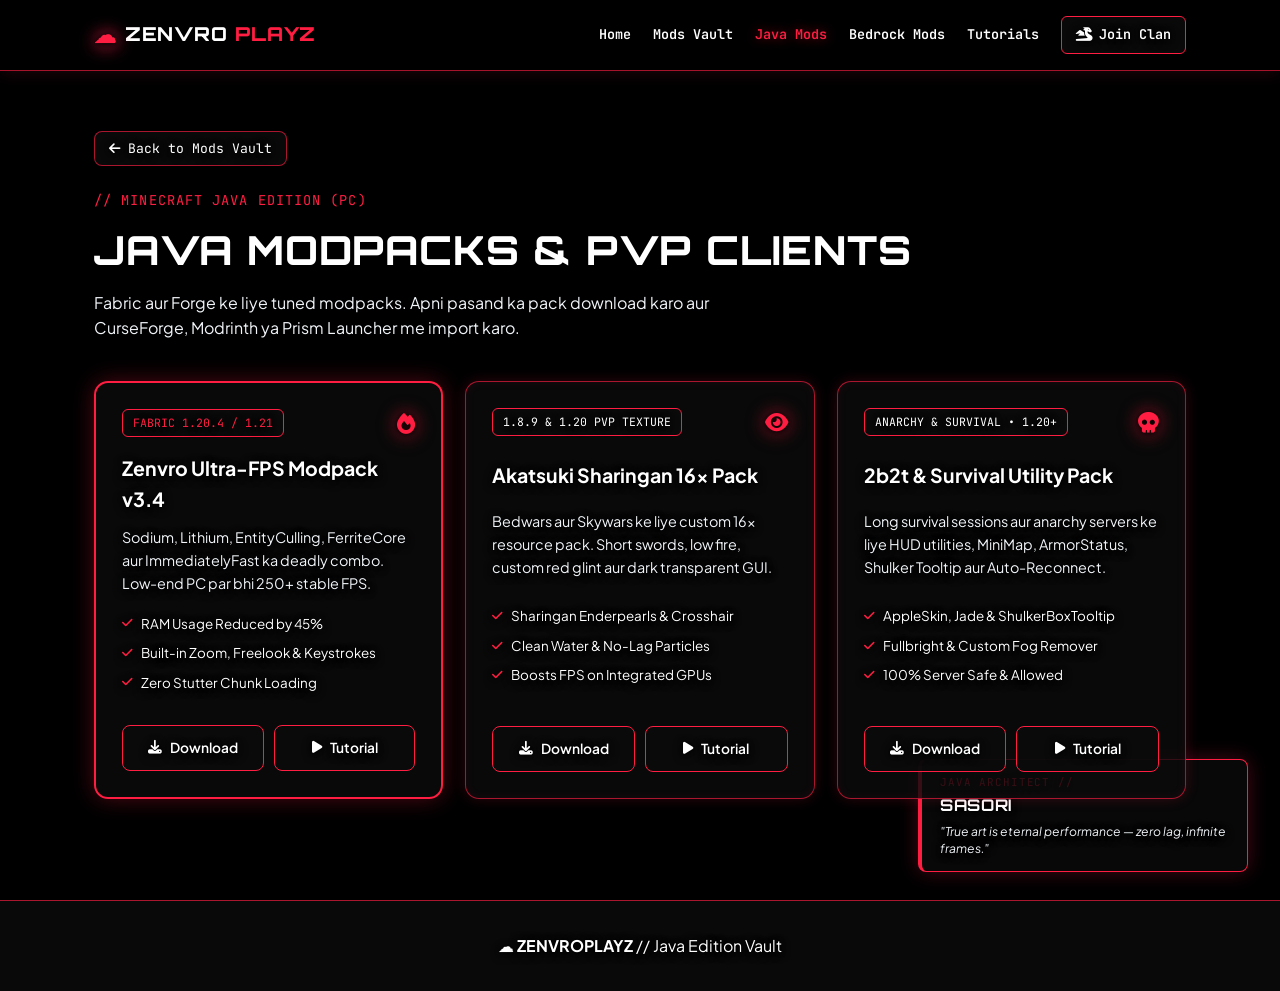
<file: java-mods.html>
<!DOCTYPE html>
<html lang="en">
<head>
  <meta charset="UTF-8" />
  <meta name="viewport" content="width=device-width, initial-scale=1.0" />
  <title>JAVA EDITION MODS // ZenvroPlayz</title>
  <link rel="stylesheet" href="style.css">
  <link rel="stylesheet" href="https://cdnjs.cloudflare.com/ajax/libs/font-awesome/6.4.0/css/all.min.css">
</head>
<body>

  <div class="bg-stage" id="bgStage">
    <div class="bg-slide active" style="background-image: url('https://images.unsplash.com/photo-1542751371-adc38448a05e?q=80&w=1600&auto=format&fit=crop');"></div>
    <div class="bg-overlay"></div>

    <div class="akatsuki-hud">
      <div class="member-indicator">
        <span class="hud-label">JAVA ARCHITECT //</span>
        <h3 id="activeMemberName">SASORI OF THE RED SAND</h3>
        <p id="activeMemberQuote">"True art is eternal performance — zero lag, infinite frames."</p>
      </div>
    </div>
  </div>

  <nav class="nav">
    <div class="nav-inner">
      <a href="index.html" class="nav-logo">
        <span class="cloud-icon">☁</span> ZENVRO<span>PLAYZ</span>
      </a>
      <div class="nav-links" id="navLinks">
        <a href="index.html">Home</a>
        <a href="mods.html">Mods Vault</a>
        <a href="java-mods.html" class="active">Java Mods</a>
        <a href="bedrock-mods.html">Bedrock Mods</a>
        <a href="index.html#tutorials">Tutorials</a>
        <a href="clan.html" class="cta-nav"><i class="fas fa-dragon"></i> Join Clan</a>
      </div>
      <button class="hamburger" id="mobileMenu" aria-label="Toggle Menu">
        <span></span><span></span><span></span>
      </button>
    </div>
  </nav>

  <main class="main-wrapper">
    <section class="scroll-section" data-index="0" data-name="SASORI" data-quote="True art is eternal performance — zero lag, infinite frames.">

      <a href="mods.html" class="back-pill"><i class="fas fa-arrow-left"></i> Back to Mods Vault</a>

      <div class="section-header">
        <span class="sec-code">// MINECRAFT JAVA EDITION (PC)</span>
        <h2>JAVA MODPACKS & PVP CLIENTS</h2>
        <p>Fabric aur Forge ke liye tuned modpacks. Apni pasand ka pack download karo aur CurseForge, Modrinth ya Prism Launcher me import karo.</p>
      </div>

      <div class="cards-grid">
        <div class="game-card featured-card">
          <div class="card-top">
            <span class="tag-pill crimson">FABRIC 1.20.4 / 1.21</span>
            <i class="fas fa-fire card-icon"></i>
          </div>
          <h3>Zenvro Ultra-FPS Modpack v3.4</h3>
          <p>Sodium, Lithium, EntityCulling, FerriteCore aur ImmediatelyFast ka deadly combo. Low-end PC par bhi 250+ stable FPS.</p>
          <ul class="spec-list">
            <li><i class="fas fa-check"></i> RAM Usage Reduced by 45%</li>
            <li><i class="fas fa-check"></i> Built-in Zoom, Freelook & Keystrokes</li>
            <li><i class="fas fa-check"></i> Zero Stutter Chunk Loading</li>
          </ul>
          <div class="card-footer" style="display:flex; gap:10px; flex-wrap:wrap;">
            <a href="https://modrinth.com/mods?search=fabric%20fps" target="_blank" rel="noreferrer" class="btn-card"><i class="fas fa-download"></i> Download</a>
            <a href="https://www.youtube.com/results?search_query=minecraft+java+mods+tutorial" target="_blank" rel="noreferrer" class="btn-card"><i class="fas fa-play"></i> Tutorial</a>
          </div>
        </div>

        <div class="game-card">
          <div class="card-top">
            <span class="tag-pill">1.8.9 & 1.20 PVP TEXTURE</span>
            <i class="fas fa-eye card-icon"></i>
          </div>
          <h3>Akatsuki Sharingan 16x Pack</h3>
          <p>Bedwars aur Skywars ke liye custom 16x resource pack. Short swords, low fire, custom red glint aur dark transparent GUI.</p>
          <ul class="spec-list">
            <li><i class="fas fa-check"></i> Sharingan Enderpearls & Crosshair</li>
            <li><i class="fas fa-check"></i> Clean Water & No-Lag Particles</li>
            <li><i class="fas fa-check"></i> Boosts FPS on Integrated GPUs</li>
          </ul>
          <div class="card-footer" style="display:flex; gap:10px; flex-wrap:wrap;">
            <a href="https://www.curseforge.com/minecraft/texture-packs" target="_blank" rel="noreferrer" class="btn-card"><i class="fas fa-download"></i> Download</a>
            <a href="https://www.youtube.com/results?search_query=minecraft+resource+pack+tutorial" target="_blank" rel="noreferrer" class="btn-card"><i class="fas fa-play"></i> Tutorial</a>
          </div>
        </div>

        <div class="game-card">
          <div class="card-top">
            <span class="tag-pill">ANARCHY & SURVIVAL • 1.20+</span>
            <i class="fas fa-skull card-icon"></i>
          </div>
          <h3>2b2t & Survival Utility Pack</h3>
          <p>Long survival sessions aur anarchy servers ke liye HUD utilities, MiniMap, ArmorStatus, Shulker Tooltip aur Auto-Reconnect.</p>
          <ul class="spec-list">
            <li><i class="fas fa-check"></i> AppleSkin, Jade & ShulkerBoxTooltip</li>
            <li><i class="fas fa-check"></i> Fullbright & Custom Fog Remover</li>
            <li><i class="fas fa-check"></i> 100% Server Safe & Allowed</li>
          </ul>
          <div class="card-footer" style="display:flex; gap:10px; flex-wrap:wrap;">
            <a href="https://modrinth.com/mods" target="_blank" rel="noreferrer" class="btn-card"><i class="fas fa-download"></i> Download</a>
            <a href="https://www.youtube.com/results?search_query=modrinth+mod+install+tutorial" target="_blank" rel="noreferrer" class="btn-card"><i class="fas fa-play"></i> Tutorial</a>
          </div>
        </div>
      </div>

    </section>
  </main>

  <footer class="footer">
    <div class="footer-inner">
      <p>☁ <strong>ZENVROPLAYZ</strong> // Java Edition Vault</p>
    </div>
  </footer>

  <script src="script.js"></script>
</body>
</html>
</file>
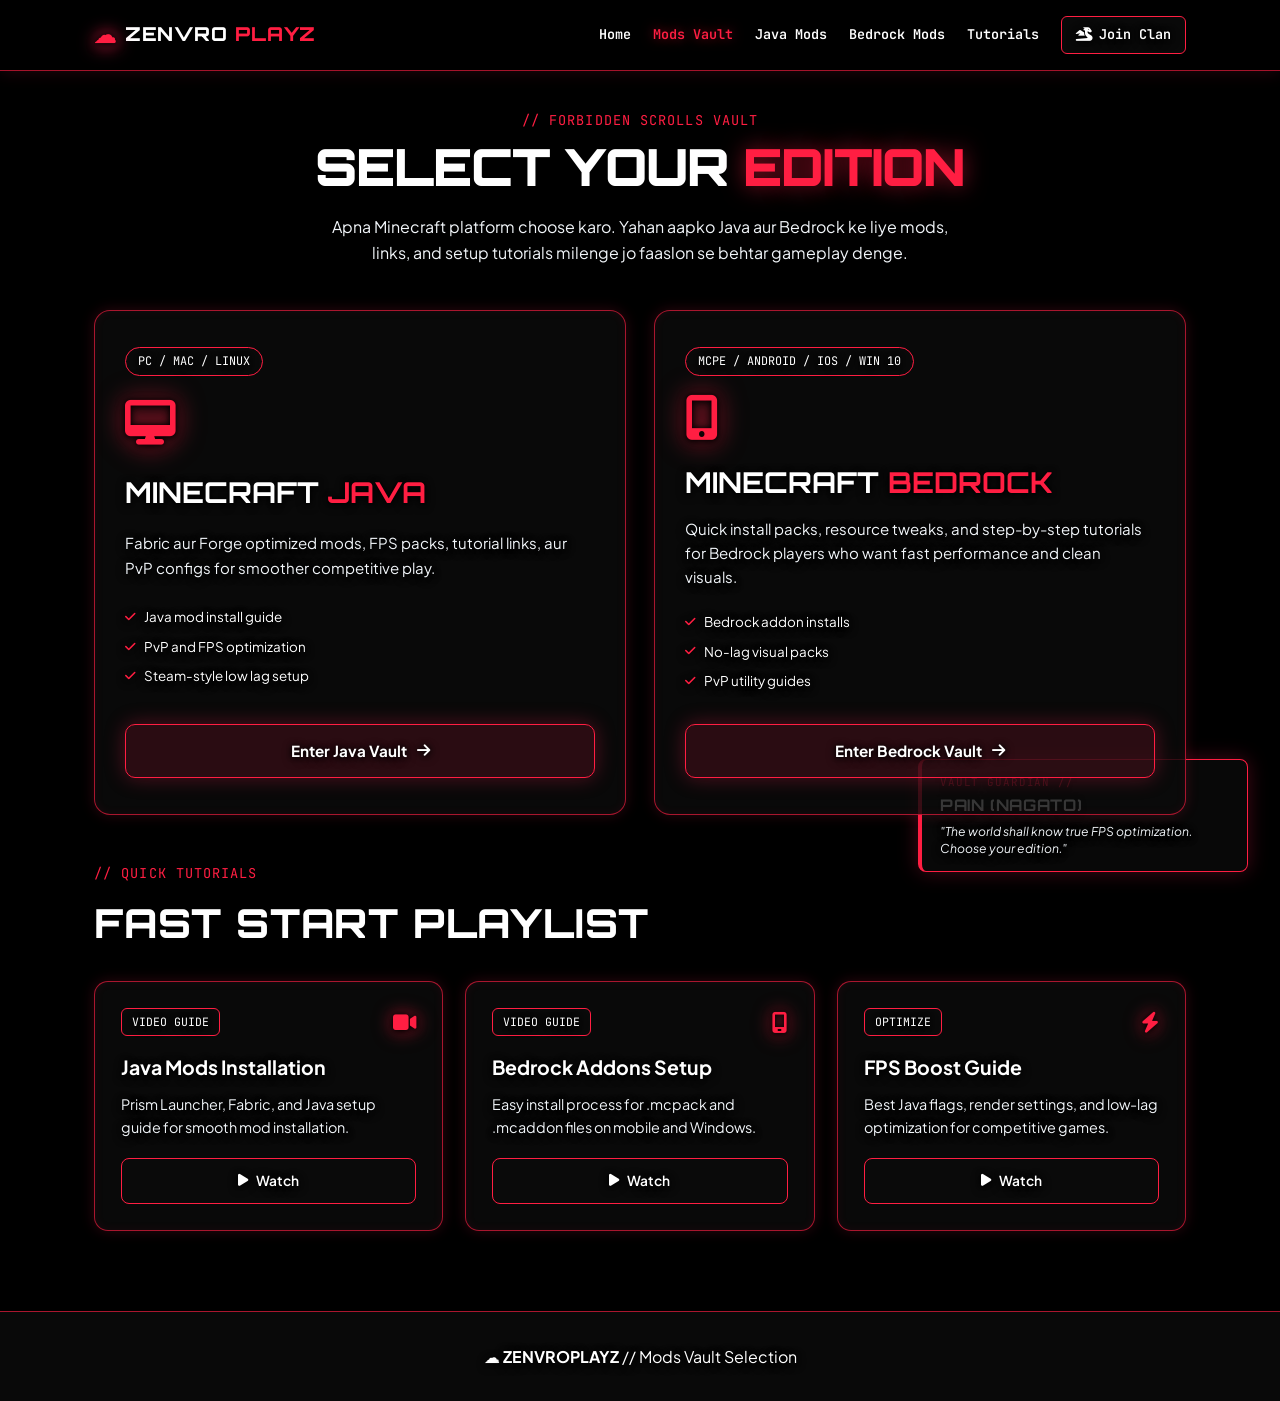
<file: mods.html>
<!DOCTYPE html>
<html lang="en">
<head>
  <meta charset="UTF-8" />
  <meta name="viewport" content="width=device-width, initial-scale=1.0" />
  <title>MODS VAULT // Choose Edition — ZenvroPlayz</title>
  <link rel="stylesheet" href="style.css">
  <link rel="stylesheet" href="https://cdnjs.cloudflare.com/ajax/libs/font-awesome/6.4.0/css/all.min.css">
</head>
<body>

  <div class="bg-stage" id="bgStage">
    <div class="bg-slide active" style="background-image: url('https://imgs.search.brave.com/-FuXRrFeHxGyEPga20Qu2o8hl4Wh9ykrkFn715-pyIY/rs:fit:860:0:0:0/g:ce/aHR0cHM6Ly9wcmV2/aWV3LnJlZGQuaXQv/ZG8');"></div>
    <div class="bg-overlay"></div>

    <div class="akatsuki-hud">
      <div class="member-indicator">
        <span class="hud-label">VAULT GUARDIAN //</span>
        <h3 id="activeMemberName">PAIN (NAGATO)</h3>
        <p id="activeMemberQuote">"The world shall know true FPS optimization. Choose your edition."</p>
      </div>
    </div>
  </div>

  <nav class="nav">
    <div class="nav-inner">
      <a href="index.html" class="nav-logo">
        <span class="cloud-icon">☁</span> ZENVRO<span>PLAYZ</span>
      </a>
      <div class="nav-links" id="navLinks">
        <a href="index.html">Home</a>
        <a href="mods.html" class="active">Mods Vault</a>
        <a href="java-mods.html">Java Mods</a>
        <a href="bedrock-mods.html">Bedrock Mods</a>
        <a href="index.html#tutorials">Tutorials</a>
        <a href="clan.html" class="cta-nav"><i class="fas fa-dragon"></i> Join Clan</a>
      </div>
      <button class="hamburger" id="mobileMenu" aria-label="Toggle Menu">
        <span></span><span></span><span></span>
      </button>
    </div>
  </nav>

  <main class="main-wrapper">
    <section class="scroll-section" data-index="0" data-name="PAIN (NAGATO)" data-quote="The world shall know true FPS optimization. Choose your edition.">

      <div class="section-header" style="text-align: center; margin: 0 auto 45px;">
        <span class="sec-code">// FORBIDDEN SCROLLS VAULT</span>
        <h1 class="glitch-title" style="font-size: clamp(2rem, 4vw, 3.2rem);">SELECT YOUR <span>EDITION</span></h1>
        <p style="margin: 0 auto;">Apna Minecraft platform choose karo. Yahan aapko Java aur Bedrock ke liye mods, links, and setup tutorials milenge jo faaslon se behtar gameplay denge.</p>
      </div>

      <div class="edition-grid">
        <a href="java-mods.html" class="edition-card">
          <div class="edition-badge">PC / MAC / LINUX</div>
          <i class="fas fa-desktop edition-icon"></i>
          <h2>MINECRAFT <span>JAVA</span></h2>
          <p>Fabric aur Forge optimized mods, FPS packs, tutorial links, aur PvP configs for smoother competitive play.</p>
          <ul class="spec-list">
            <li><i class="fas fa-check"></i> Java mod install guide</li>
            <li><i class="fas fa-check"></i> PvP and FPS optimization</li>
            <li><i class="fas fa-check"></i> Steam-style low lag setup</li>
          </ul>
          <span class="btn-primary" style="width: 100%; justify-content: center;">
            Enter Java Vault <i class="fas fa-arrow-right"></i>
          </span>
        </a>

        <a href="bedrock-mods.html" class="edition-card">
          <div class="edition-badge">MCPE / ANDROID / IOS / WIN 10</div>
          <i class="fas fa-mobile-alt edition-icon"></i>
          <h2>MINECRAFT <span>BEDROCK</span></h2>
          <p>Quick install packs, resource tweaks, and step-by-step tutorials for Bedrock players who want fast performance and clean visuals.</p>
          <ul class="spec-list">
            <li><i class="fas fa-check"></i> Bedrock addon installs</li>
            <li><i class="fas fa-check"></i> No-lag visual packs</li>
            <li><i class="fas fa-check"></i> PvP utility guides</li>
          </ul>
          <span class="btn-primary" style="width: 100%; justify-content: center;">
            Enter Bedrock Vault <i class="fas fa-arrow-right"></i>
          </span>
        </a>
      </div>

      <div style="margin-top: 48px;">
        <div class="section-header" style="margin-bottom: 26px;">
          <span class="sec-code">// QUICK TUTORIALS</span>
          <h2>FAST START PLAYLIST</h2>
        </div>

        <div class="cards-grid">
          <div class="game-card">
            <div class="card-top">
              <span class="tag-pill">VIDEO GUIDE</span>
              <i class="fas fa-video card-icon"></i>
            </div>
            <h3>Java Mods Installation</h3>
            <p>Prism Launcher, Fabric, and Java setup guide for smooth mod installation.</p>
            <div class="card-footer">
              <a href="https://www.youtube.com/results?search_query=minecraft+java+mods+tutorial" target="_blank" rel="noreferrer" class="btn-card"><i class="fas fa-play"></i> Watch</a>
            </div>
          </div>

          <div class="game-card">
            <div class="card-top">
              <span class="tag-pill">VIDEO GUIDE</span>
              <i class="fas fa-mobile-screen card-icon"></i>
            </div>
            <h3>Bedrock Addons Setup</h3>
            <p>Easy install process for .mcpack and .mcaddon files on mobile and Windows.</p>
            <div class="card-footer">
              <a href="https://www.youtube.com/results?search_query=minecraft+bedrock+addon+install+tutorial" target="_blank" rel="noreferrer" class="btn-card"><i class="fas fa-play"></i> Watch</a>
            </div>
          </div>

          <div class="game-card">
            <div class="card-top">
              <span class="tag-pill">OPTIMIZE</span>
              <i class="fas fa-bolt card-icon"></i>
            </div>
            <h3>FPS Boost Guide</h3>
            <p>Best Java flags, render settings, and low-lag optimization for competitive games.</p>
            <div class="card-footer">
              <a href="https://www.youtube.com/results?search_query=minecraft+fps+optimization+tutorial" target="_blank" rel="noreferrer" class="btn-card"><i class="fas fa-play"></i> Watch</a>
            </div>
          </div>
        </div>
      </div>

    </section>
  </main>

  <footer class="footer">
    <div class="footer-inner">
      <p>☁ <strong>ZENVROPLAYZ</strong> // Mods Vault Selection</p>
    </div>
  </footer>

  <script src="script.js"></script>
</body>
</html>
</file>
<file: style.css>
/* ==========================================================
    1. GOOGLE FONTS & ITACHI AKATSUKI COLOR VARIABLES
    ========================================================== */
@import url('https://fonts.googleapis.com/css2?family=Orbitron:wght@600;700;800;900&family=Plus+Jakarta+Sans:wght@400;500;600;700&family=JetBrains+Mono:wght@400;600&display=swap');

:root {
  --bg-dark: #000000;
  --card-bg: rgba(12, 12, 12, 0.82);
  --card-hover: rgba(225, 29, 72, 0.18);
  --crimson: #e11d48;
  --crimson-bright: #ff1e42;
  --crimson-glow: rgba(255, 30, 66, 0.55);
  --crimson-soft: rgba(225, 29, 72, 0.14);
  --border: rgba(255, 30, 66, 0.65);
  --border-crimson: #ff1e42;
  --text: #ffffff;
  --muted: #f1f5f9;
  --text-shadow: 0 2px 10px rgba(0, 0, 0, 0.95), 0 0 5px rgba(0, 0, 0, 0.95);
  --font-display: 'Orbitron', sans-serif;
  --font-sans: 'Plus Jakarta Sans', sans-serif;
  --font-mono: 'JetBrains Mono', monospace;
  --bg-member-0: url('https://4kwallpapers.com/images/walls/thumbs_3t/25550.jpg');
  --bg-member-1: url('https://4kwallpapers.com/images/walls/thumbs_3t/24786.jpg');
  --bg-member-2: url('https://images7.alphacoders.com/103/thumb-1920-1032873.jpg');
  --bg-member-3: url('https://images5.alphacoders.com/709/thumb-1920-709539.jpg');
  --bg-member-4: url('https://images5.alphacoders.com/709/thumb-1920-709539.jpg');
  --bg-member-5: url('https://images5.alphacoders.com/709/thumb-1920-709539.jpg');
  --active-bg: var(--bg-member-0);
}

@media (max-width: 768px) {
  :root {
    --bg-member-0: url('https://wallpapercave.com/wp/wp12672335.jpg');
    --bg-member-1: url('https://wallpaperaccess.com/full/302445.jpg');
    --bg-member-2: url('https://wallpaperaccess.com/full/394052.jpg');
    --bg-member-3: url('https://images.unsplash.com/photo-1550745165-9bc0b252726f?q=80&w=1080&auto=format&fit=crop');
    --bg-member-4: url('https://images.unsplash.com/photo-1550745165-9bc0b252726f?q=80&w=1080&auto=format&fit=crop');
    --bg-member-5: url('https://images.unsplash.com/photo-1518709268805-4e9042af9f23?q=80&w=1080&auto=format&fit=crop');
  }
}

* {
  margin: 0;
  padding: 0;
  box-sizing: border-box;
}

html {
  scroll-behavior: smooth;
}

body {
  background-color: #000000;
  color: var(--text);
  font-family: var(--font-sans);
  line-height: 1.6;
  overflow-x: hidden;
  text-shadow: var(--text-shadow);
}

.bg-stage {
  position: fixed;
  top: 0;
  left: 0;
  width: 100vw;
  height: 100vh;
  z-index: -1;
  overflow: hidden;
  background: #000000;
}

.bg-slide {
  position: absolute;
  inset: 0;
  background-size: cover;
  background-position: center;
  background-repeat: no-repeat;
  opacity: 0;
  transform: scale(1.14);
  transition: opacity 0.9s cubic-bezier(0.4, 0, 0.2, 1), transform 1.6s ease-out;
  filter: contrast(1.08) saturate(1.15);
}

.bg-slide:nth-child(1) { background-image: var(--bg-member-0) !important; }
.bg-slide:nth-child(2) { background-image: var(--bg-member-1) !important; }
.bg-slide:nth-child(3) { background-image: var(--bg-member-2) !important; }
.bg-slide:nth-child(4) { background-image: var(--bg-member-3) !important; }
.bg-slide:nth-child(5) { background-image: var(--bg-member-4) !important; }
.bg-slide:nth-child(6) { background-image: var(--bg-member-5) !important; }

.bg-slide.active {
  opacity: 0.88;
  transform: scale(1.04);
}

body:has(.game-card:hover, .edition-card:hover, .arsenal-item:hover, .soc-card:hover) .bg-slide.active {
  transform: scale(1.10);
}

.bg-overlay {
  position: absolute;
  inset: 0;
  background:
    radial-gradient(circle at center, transparent 40%, rgba(0, 0, 0, 0.55) 100%),
    linear-gradient(to bottom, rgba(0, 0, 0, 0.25) 0%, transparent 30%, rgba(0, 0, 0, 0.55) 100%);
}

.game-card,
.edition-card,
.arsenal-item,
.timeline-row,
.stat-box,
.soc-card,
.connect-banner,
.feature-card,
.info-item {
  position: relative;
  overflow: hidden;
  background: var(--card-bg);
  border: 1.5px solid var(--border);
  box-shadow: 0 0 14px rgba(225, 29, 72, 0.2), inset 0 0 10px rgba(225, 29, 72, 0.08);
  z-index: 1;
}

.game-card::before,
.edition-card::before,
.arsenal-item::before,
.timeline-row::before,
.stat-box::before,
.soc-card::before,
.connect-banner::before,
.feature-card::before,
.info-item::before {
  content: '';
  position: absolute;
  inset: -15px;
  background-image: var(--active-bg);
  background-attachment: fixed;
  background-size: cover;
  background-position: center;
  transform: scale(1.06);
  opacity: 0.35;
  z-index: -1;
  transition: transform 0.45s cubic-bezier(0.22, 1, 0.36, 1), opacity 0.35s ease;
  pointer-events: none;
}

.game-card:hover::before,
.edition-card:hover::before,
.arsenal-item:hover::before,
.soc-card:hover::before,
.feature-card:hover::before {
  transform: scale(1.12);
  opacity: 0.50;
}

.akatsuki-hud {
  position: fixed;
  bottom: 28px;
  right: 32px;
  z-index: 20;
  max-width: 330px;
  background: rgba(10, 10, 10, 0.88);
  border: 1.5px solid var(--border-crimson);
  border-left: 4px solid var(--crimson-bright);
  padding: 14px 18px;
  border-radius: 8px;
  box-shadow: 0 0 20px rgba(225, 29, 72, 0.3);
}

.hud-label {
  font-family: var(--font-mono);
  font-size: 0.68rem;
  color: var(--crimson-bright);
  letter-spacing: 0.08em;
  display: block;
}

.akatsuki-hud h3 {
  font-family: var(--font-display);
  font-size: 1rem;
  letter-spacing: 0.04em;
  margin: 2px 0 4px;
  color: #fff;
}

.akatsuki-hud p {
  font-size: 0.76rem;
  color: var(--muted);
  font-style: italic;
  line-height: 1.4;
}

.nav {
  position: fixed;
  top: 0;
  left: 0;
  width: 100%;
  z-index: 100;
  background: rgba(0, 0, 0, 0.92);
  border-bottom: 1.5px solid var(--border);
  box-shadow: 0 2px 15px rgba(225, 29, 72, 0.15);
}

.nav-inner {
  max-width: 1140px;
  margin: 0 auto;
  padding: 16px 24px;
  display: flex;
  justify-content: space-between;
  align-items: center;
}

.nav-logo {
  font-family: var(--font-display);
  font-weight: 800;
  font-size: 1.2rem;
  color: var(--text);
  text-decoration: none;
  letter-spacing: 0.04em;
  display: flex;
  align-items: center;
  gap: 8px;
}

.cloud-icon {
  color: var(--crimson-bright);
  font-size: 1.4rem;
  filter: drop-shadow(0 0 8px var(--crimson));
}

.nav-logo span:last-child {
  color: var(--crimson-bright);
}

.nav-links {
  display: flex;
  align-items: center;
  gap: 22px;
}

.nav-links a {
  color: var(--text);
  text-decoration: none;
  font-family: var(--font-mono);
  font-size: 0.84rem;
  font-weight: 600;
  transition: all 0.2s ease;
}

.nav-links a:hover,
.nav-links a.active {
  color: var(--crimson-bright);
  text-shadow: 0 0 12px var(--crimson-glow);
}

.nav-links a.cta-nav {
  background: rgba(10, 10, 10, 0.9);
  border: 1.5px solid var(--border-crimson);
  color: #fff;
  padding: 7px 14px;
  border-radius: 6px;
  display: inline-flex;
  align-items: center;
  gap: 6px;
}

.nav-links a.cta-nav:hover,
.nav-links a.cta-nav.active {
  background: rgba(225, 29, 72, 0.25);
  box-shadow: 0 0 18px var(--crimson-glow);
}

.hamburger {
  display: none;
  flex-direction: column;
  gap: 5px;
  background: transparent;
  border: none;
  cursor: pointer;
}

.hamburger span {
  width: 24px;
  height: 2px;
  background: var(--crimson-bright);
  box-shadow: 0 1px 4px #000;
}

.main-wrapper {
  max-width: 1140px;
  margin: 0 auto;
  padding: 0 24px;
}

.scroll-section {
  min-height: 100vh;
  display: flex;
  flex-direction: column;
  justify-content: center;
  padding: 110px 0 80px;
}

.back-pill {
  display: inline-flex;
  align-items: center;
  gap: 8px;
  color: var(--text);
  text-decoration: none;
  font-family: var(--font-mono);
  font-size: 0.82rem;
  margin-bottom: 24px;
  width: fit-content;
  padding: 6px 14px;
  border-radius: 8px;
  background: rgba(10, 10, 10, 0.9);
  border: 1.5px solid var(--border);
  transition: all 0.2s;
}

.back-pill:hover {
  border-color: var(--crimson-bright);
  box-shadow: 0 0 15px var(--crimson-glow);
}

.akatsuki-badge {
  display: inline-flex;
  align-items: center;
  gap: 8px;
  font-family: var(--font-mono);
  font-size: 0.78rem;
  color: #fff;
  background: rgba(10, 10, 10, 0.9);
  border: 1.5px solid var(--border-crimson);
  padding: 6px 14px;
  border-radius: 999px;
  margin-bottom: 20px;
  width: fit-content;
  box-shadow: 0 0 14px rgba(225, 29, 72, 0.28);
}

.pulse-dot {
  width: 8px;
  height: 8px;
  background: var(--crimson-bright);
  border-radius: 50%;
  box-shadow: 0 0 10px var(--crimson-bright);
  animation: pulse 1.5s infinite;
}

@keyframes pulse {
  0%, 100% { transform: scale(1); opacity: 1; }
  50% { transform: scale(1.4); opacity: 0.5; }
}

.glitch-title {
  font-family: var(--font-display);
  font-size: clamp(2.3rem, 5vw, 4.1rem);
  font-weight: 900;
  line-height: 1.1;
  letter-spacing: -0.02em;
  margin-bottom: 20px;
  text-transform: uppercase;
  text-shadow: 0 4px 18px rgba(0, 0, 0, 0.95);
}

.glitch-title span {
  color: var(--crimson-bright);
  text-shadow: 0 0 22px var(--crimson-glow), 0 3px 12px #000;
}

.hero-desc {
  max-width: 640px;
  font-size: 1.08rem;
  color: #ffffff;
  margin-bottom: 32px;
}

.hero-actions {
  display: flex;
  flex-wrap: wrap;
  gap: 16px;
  margin-bottom: 48px;
}

.btn-primary {
  background: rgba(225, 29, 72, 0.15);
  border: 1.5px solid var(--crimson-bright);
  color: #fff;
  text-decoration: none;
  padding: 14px 26px;
  border-radius: 10px;
  font-weight: 700;
  font-size: 0.95rem;
  display: inline-flex;
  align-items: center;
  gap: 10px;
  box-shadow: 0 0 20px rgba(225, 29, 72, 0.35);
  transition: all 0.25s ease;
}

.btn-primary:hover {
  background: rgba(225, 29, 72, 0.35);
  box-shadow: 0 0 28px var(--crimson-glow);
  transform: translateY(-2px);
}

.btn-secondary {
  background: rgba(10, 10, 10, 0.9);
  border: 1.5px solid var(--border);
  color: var(--text);
  text-decoration: none;
  padding: 14px 26px;
  border-radius: 10px;
  font-weight: 600;
  font-size: 0.95rem;
  display: inline-flex;
  align-items: center;
  gap: 10px;
  transition: all 0.25s ease;
}

.btn-secondary:hover {
  border-color: var(--crimson-bright);
  background: var(--card-hover);
  box-shadow: 0 0 20px var(--crimson-glow);
}

.live-stats {
  display: grid;
  grid-template-columns: repeat(auto-fit, minmax(150px, 210px));
  gap: 16px;
}

.stat-box {
  border-left: 4px solid var(--crimson-bright);
  padding: 14px 18px;
  border-radius: 10px;
}

.stat-num {
  font-family: var(--font-display);
  font-size: 1.4rem;
  font-weight: 800;
  color: #fff;
  display: block;
}

.stat-label {
  font-size: 0.76rem;
  color: var(--muted);
  font-family: var(--font-mono);
}

.info-strip {
  max-width: 1140px;
  margin: 0 auto 12px;
  padding: 0 24px;
  display: grid;
  grid-template-columns: repeat(auto-fit, minmax(240px, 1fr));
  gap: 18px;
}

.info-item {
  display: flex;
  align-items: center;
  gap: 16px;
  padding: 18px 22px;
  border-radius: 12px;
  border: 1px solid var(--border);
}

.info-item i {
  color: var(--crimson-bright);
  font-size: 1.2rem;
  width: 42px;
  height: 42px;
  display: grid;
  place-items: center;
  border-radius: 10px;
  background: rgba(225, 29, 72, 0.08);
  border: 1px solid var(--border-crimson);
}

.info-item strong {
  display: block;
  font-size: 0.95rem;
  margin-bottom: 2px;
}

.info-item span {
  color: var(--muted);
  font-size: 0.78rem;
  font-family: var(--font-mono);
}

.edition-grid {
  display: grid;
  grid-template-columns: repeat(auto-fit, minmax(320px, 1fr));
  gap: 28px;
}

.edition-card {
  border-radius: 16px;
  padding: 36px 30px;
  text-decoration: none;
  color: var(--text);
  display: flex;
  flex-direction: column;
  justify-content: space-between;
  transition: all 0.3s ease;
}

.edition-card:hover {
  transform: translateY(-6px);
  border-color: var(--crimson-bright);
  box-shadow: 0 0 28px var(--crimson-glow);
}

.edition-badge {
  font-family: var(--font-mono);
  font-size: 0.74rem;
  color: #fff;
  background: rgba(10, 10, 10, 0.9);
  border: 1px solid var(--border-crimson);
  padding: 4px 12px;
  border-radius: 99px;
  width: fit-content;
  margin-bottom: 20px;
}

.edition-icon {
  font-size: 2.8rem;
  color: var(--crimson-bright);
  margin-bottom: 18px;
  filter: drop-shadow(0 0 12px var(--crimson-glow));
}

.edition-card h2 {
  font-family: var(--font-display);
  font-size: 1.8rem;
  margin-bottom: 12px;
}

.edition-card h2 span {
  color: var(--crimson-bright);
}

.edition-card p {
  color: var(--muted);
  font-size: 0.94rem;
  margin-bottom: 22px;
}

.section-header {
  margin-bottom: 40px;
}

.sec-code {
  font-family: var(--font-mono);
  color: var(--crimson-bright);
  font-size: 0.85rem;
  letter-spacing: 0.08em;
  display: block;
  margin-bottom: 6px;
}

.section-header h2 {
  font-family: var(--font-display);
  font-size: clamp(1.8rem, 3.5vw, 2.5rem);
  font-weight: 800;
  letter-spacing: 0.02em;
  margin-bottom: 8px;
}

.section-header p {
  color: var(--muted);
  max-width: 620px;
}

.cards-grid {
  display: grid;
  grid-template-columns: repeat(auto-fit, minmax(300px, 1fr));
  gap: 22px;
}

.game-card {
  border-radius: 14px;
  padding: 26px;
  display: flex;
  flex-direction: column;
  justify-content: space-between;
  transition: all 0.25s ease;
}

.game-card:hover {
  transform: translateY(-5px);
  border-color: var(--crimson-bright);
  box-shadow: 0 0 28px var(--crimson-glow);
}

.featured-card {
  border: 2px solid var(--border-crimson);
  box-shadow: 0 0 22px rgba(255, 30, 66, 0.3);
}

.card-top {
  display: flex;
  justify-content: space-between;
  align-items: center;
  margin-bottom: 16px;
}

.tag-pill {
  font-family: var(--font-mono);
  font-size: 0.72rem;
  padding: 4px 10px;
  border-radius: 6px;
  background: rgba(10, 10, 10, 0.9);
  border: 1px solid var(--border-crimson);
  color: #fff;
}

.tag-pill.crimson {
  color: var(--crimson-bright);
}

.card-icon {
  font-size: 1.3rem;
  color: var(--crimson-bright);
  filter: drop-shadow(0 0 8px var(--crimson-glow));
}

.game-card h3 {
  font-size: 1.22rem;
  font-weight: 700;
  margin-bottom: 10px;
}

.game-card p {
  font-size: 0.9rem;
  color: var(--muted);
  margin-bottom: 18px;
}

.spec-list {
  list-style: none;
  margin-bottom: 24px;
}

.spec-list li {
  font-size: 0.84rem;
  color: #ffffff;
  margin-bottom: 8px;
  display: flex;
  align-items: center;
  gap: 8px;
}

.spec-list i {
  color: var(--crimson-bright);
  font-size: 0.75rem;
}

.card-footer {
  display: flex;
  gap: 10px;
  align-items: center;
}

.btn-card {
  flex: 1;
  background: rgba(10, 10, 10, 0.9);
  border: 1.5px solid var(--border-crimson);
  color: #fff;
  padding: 11px 16px;
  border-radius: 8px;
  font-family: var(--font-sans);
  font-weight: 600;
  font-size: 0.86rem;
  cursor: pointer;
  display: inline-flex;
  justify-content: center;
  align-items: center;
  gap: 8px;
  text-decoration: none;
  text-shadow: var(--text-shadow);
  transition: all 0.2s ease;
}

.btn-card:hover {
  background: rgba(225, 29, 72, 0.28);
  box-shadow: 0 0 18px var(--crimson-glow);
}

.premium-feature-wrap {
  padding: 18px 0 0;
}

.feature-grid {
  display: grid;
  grid-template-columns: repeat(auto-fit, minmax(220px, 1fr));
  gap: 22px;
}

.feature-card {
  border-radius: 14px;
  padding: 26px 22px;
  transition: transform 0.25s ease, box-shadow 0.25s ease;
}

.feature-card:hover {
  transform: translateY(-4px);
  border-color: var(--crimson-bright);
  box-shadow: 0 0 22px var(--crimson-glow);
}

.feature-icon {
  width: 52px;
  height: 52px;
  display: grid;
  place-items: center;
  border-radius: 12px;
  margin-bottom: 18px;
  background: rgba(225, 29, 72, 0.12);
  border: 1px solid var(--border-crimson);
  color: var(--crimson-bright);
  font-size: 1.3rem;
}

.feature-card h3 {
  margin-bottom: 10px;
  font-weight: 700;
}

.feature-card p {
  color: var(--muted);
  font-size: 0.9rem;
}

.video-grid {
  display: grid;
  grid-template-columns: repeat(auto-fit, minmax(320px, 1fr));
  gap: 24px;
}

.video-card {
  background: rgba(10, 10, 10, 0.9);
  border: 1.5px solid var(--border-crimson);
  border-radius: 14px;
  overflow: hidden;
  text-decoration: none;
  color: inherit;
  transition: all 0.25s ease;
  box-shadow: 0 0 14px rgba(225, 29, 72, 0.2);
}

.video-card:hover {
  transform: translateY(-4px);
  box-shadow: 0 0 26px var(--crimson-glow);
}

.video-thumb {
  height: 200px;
  background-size: cover;
  background-position: center;
  position: relative;
  display: flex;
  align-items: center;
  justify-content: center;
  border-bottom: 1.5px solid var(--border-crimson);
  overflow: hidden;
  transition: transform 0.4s ease;
}

.video-card:hover .video-thumb {
  transform: scale(1.05);
}

.video-thumb::after {
  content: '';
  position: absolute;
  inset: 0;
  background: rgba(0, 0, 0, 0.25);
}

.play-btn {
  position: relative;
  z-index: 2;
  width: 56px;
  height: 56px;
  border-radius: 50%;
  background: rgba(0, 0, 0, 0.35);
  border: 2px solid var(--crimson-bright);
  color: #fff;
  display: flex;
  align-items: center;
  justify-content: center;
  font-size: 1.2rem;
  box-shadow: 0 0 25px var(--crimson-glow);
}

.vid-duration {
  position: absolute;
  bottom: 12px;
  right: 12px;
  z-index: 2;
  background: rgba(0, 0, 0, 0.55);
  border: 1px solid var(--border-crimson);
  padding: 3px 8px;
  border-radius: 4px;
  font-family: var(--font-mono);
  font-size: 0.72rem;
}

.video-info {
  padding: 20px;
}

.vid-tag {
  font-family: var(--font-mono);
  font-size: 0.72rem;
  color: var(--crimson-bright);
  display: block;
  margin-bottom: 6px;
}

.connect-banner {
  border: 2px solid var(--border-crimson);
  border-radius: 18px;
  padding: 42px;
  box-shadow: 0 0 30px rgba(225, 29, 72, 0.22);
}

.connect-text {
  margin-bottom: 32px;
}

.connect-text p {
  color: var(--muted);
  max-width: 650px;
}

.social-cards {
  display: grid;
  grid-template-columns: repeat(auto-fit, minmax(250px, 1fr));
  gap: 18px;
  margin-bottom: 36px;
}

.soc-card {
  padding: 22px;
  border-radius: 12px;
  color: var(--text);
  text-decoration: none;
  display: flex;
  align-items: center;
  gap: 16px;
  transition: all 0.25s ease;
}

.soc-card i {
  font-size: 2rem;
  color: var(--crimson-bright);
  filter: drop-shadow(0 0 8px var(--crimson-glow));
}

.soc-card strong {
  display: block;
  font-size: 1.02rem;
  margin-bottom: 2px;
}

.soc-card span {
  font-size: 0.8rem;
  color: var(--muted);
}

.soc-card:hover {
  border-color: var(--crimson-bright);
  box-shadow: 0 0 24px var(--crimson-glow);
  transform: translateY(-4px);
}

.clan-perks {
  border-top: 1px solid var(--border);
  padding-top: 26px;
}

.clan-perks h3 {
  font-family: var(--font-display);
  font-size: 1.05rem;
  margin-bottom: 6px;
  color: #fff;
}

.clan-perks p {
  font-size: 0.88rem;
  color: var(--muted);
  margin-bottom: 14px;
}

.tag-copy-row {
  display: flex;
  flex-wrap: wrap;
  gap: 12px;
  align-items: center;
}

.tag-copy-row code {
  font-family: var(--font-mono);
  background: rgba(10, 10, 10, 0.9);
  border: 1.5px solid var(--border-crimson);
  padding: 10px 16px;
  border-radius: 8px;
  color: var(--crimson-bright);
}

.footer {
  border-top: 1.5px solid var(--border);
  padding: 32px 24px;
  text-align: center;
  background: rgba(10, 10, 10, 0.9);
}

.footer-sub {
  font-size: 0.78rem;
  color: var(--muted);
  margin-top: 6px;
}

.last-cta {
  min-height: auto;
  padding-top: 0;
}

@media (max-width: 768px) {
  .hamburger {
    display: flex;
  }

  .nav-links {
    position: absolute;
    top: 100%;
    left: 0;
    width: 100%;
    background: rgba(5, 5, 7, 0.90);
    border-bottom: 1.5px solid var(--border-crimson);
    flex-direction: column;
    padding: 20px;
    display: none;
  }

  .nav-links.open {
    display: flex;
  }

  .akatsuki-hud {
    bottom: 12px;
    right: 12px;
    left: 12px;
    max-width: none;
    padding: 10px 14px;
  }

  .timeline-row {
    flex-direction: column;
    gap: 10px;
  }

  .connect-banner {
    padding: 24px;
  }
}

/* ==========================================================
    MASTER COMMAND HUB (SEARCH & FILTER CHIPS)
    ========================================================== */

/* Keep existing structure compatibility, style enhancements only */


































































































































































































































































































a {}























































































































































"}]} ,
</file>
